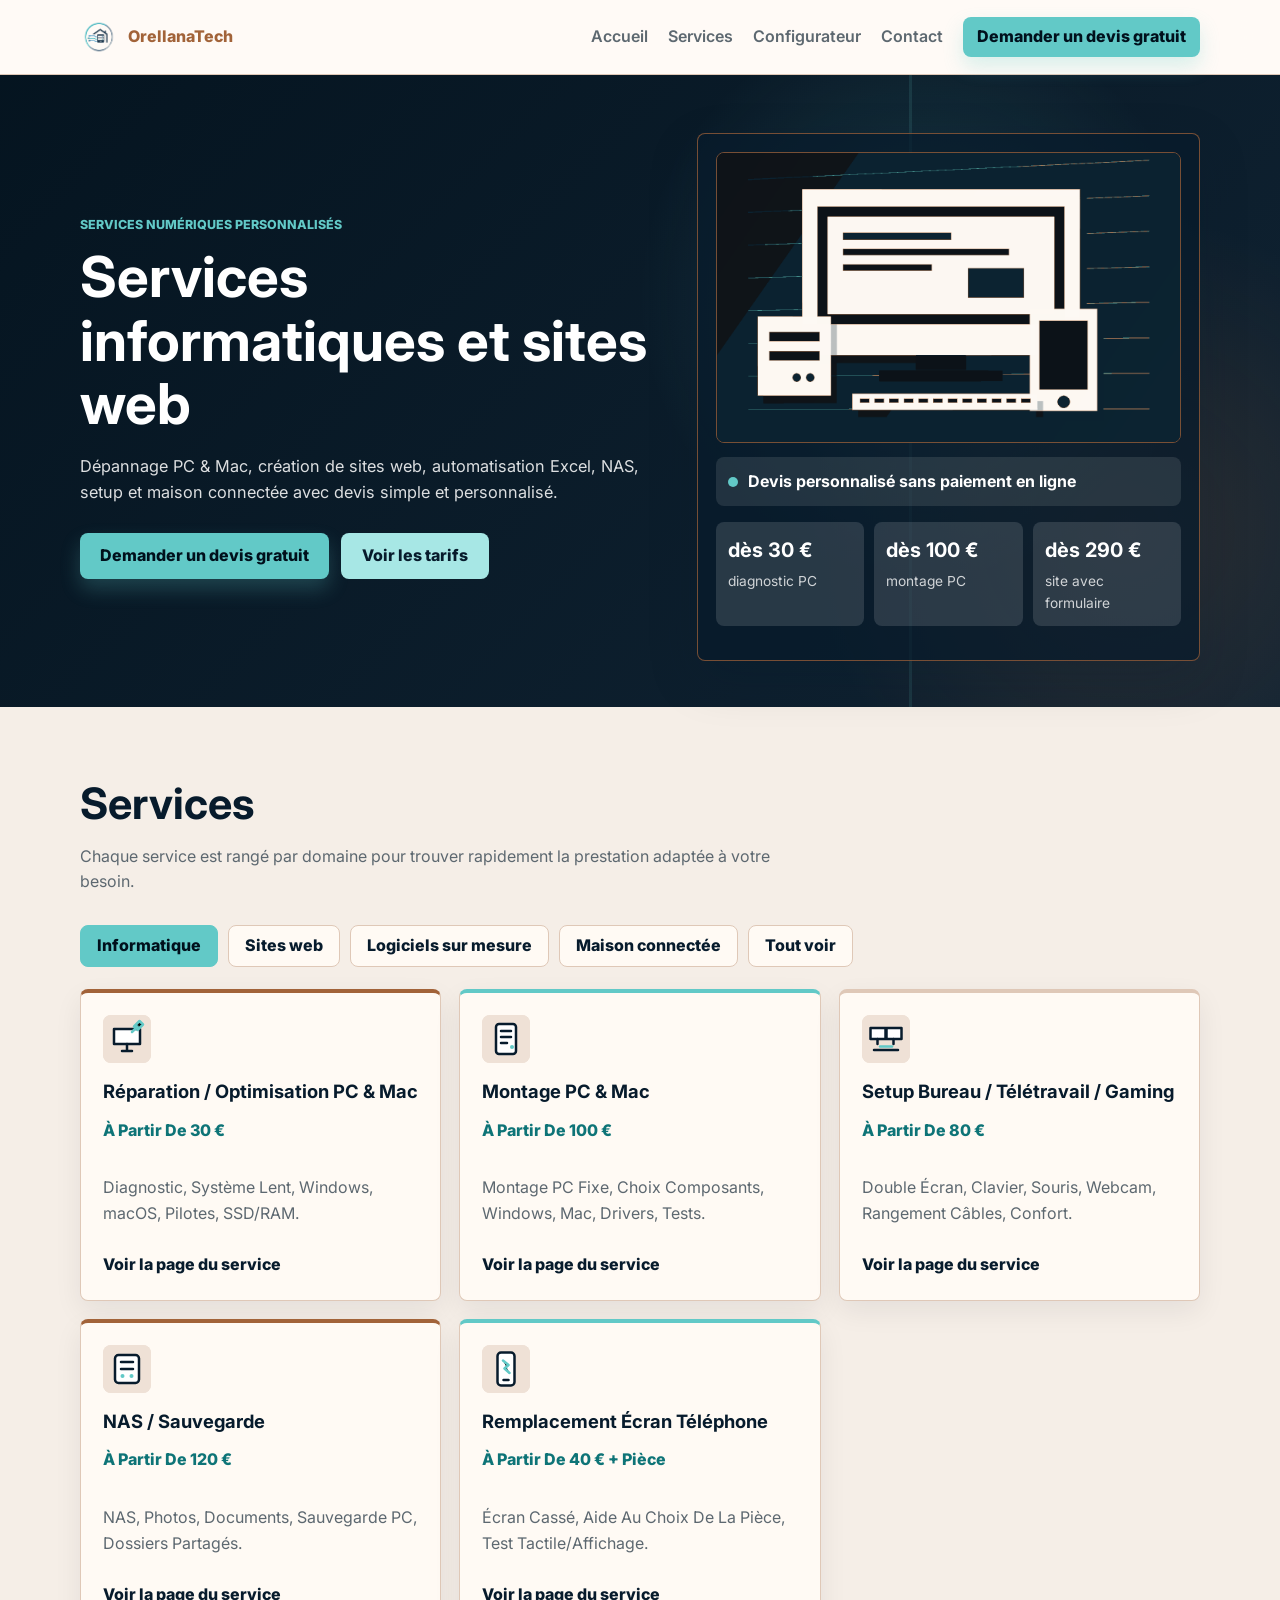
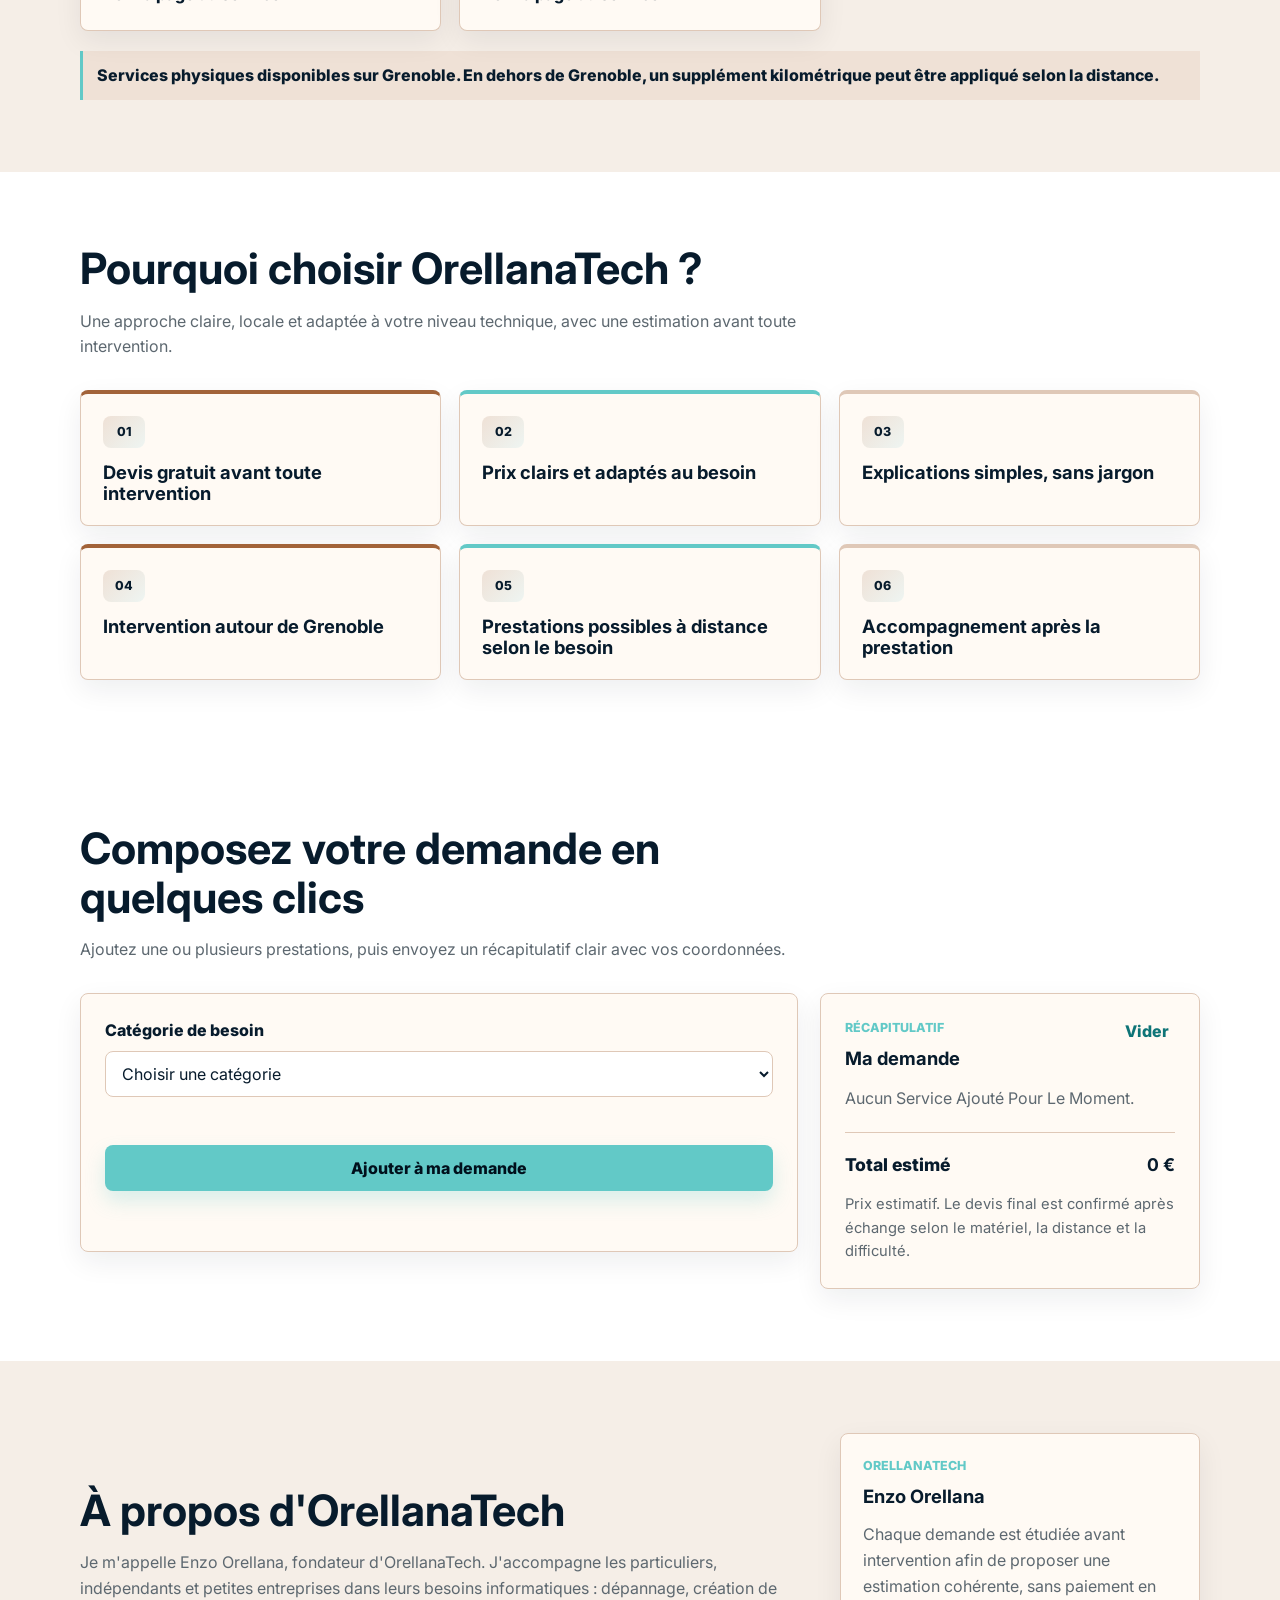
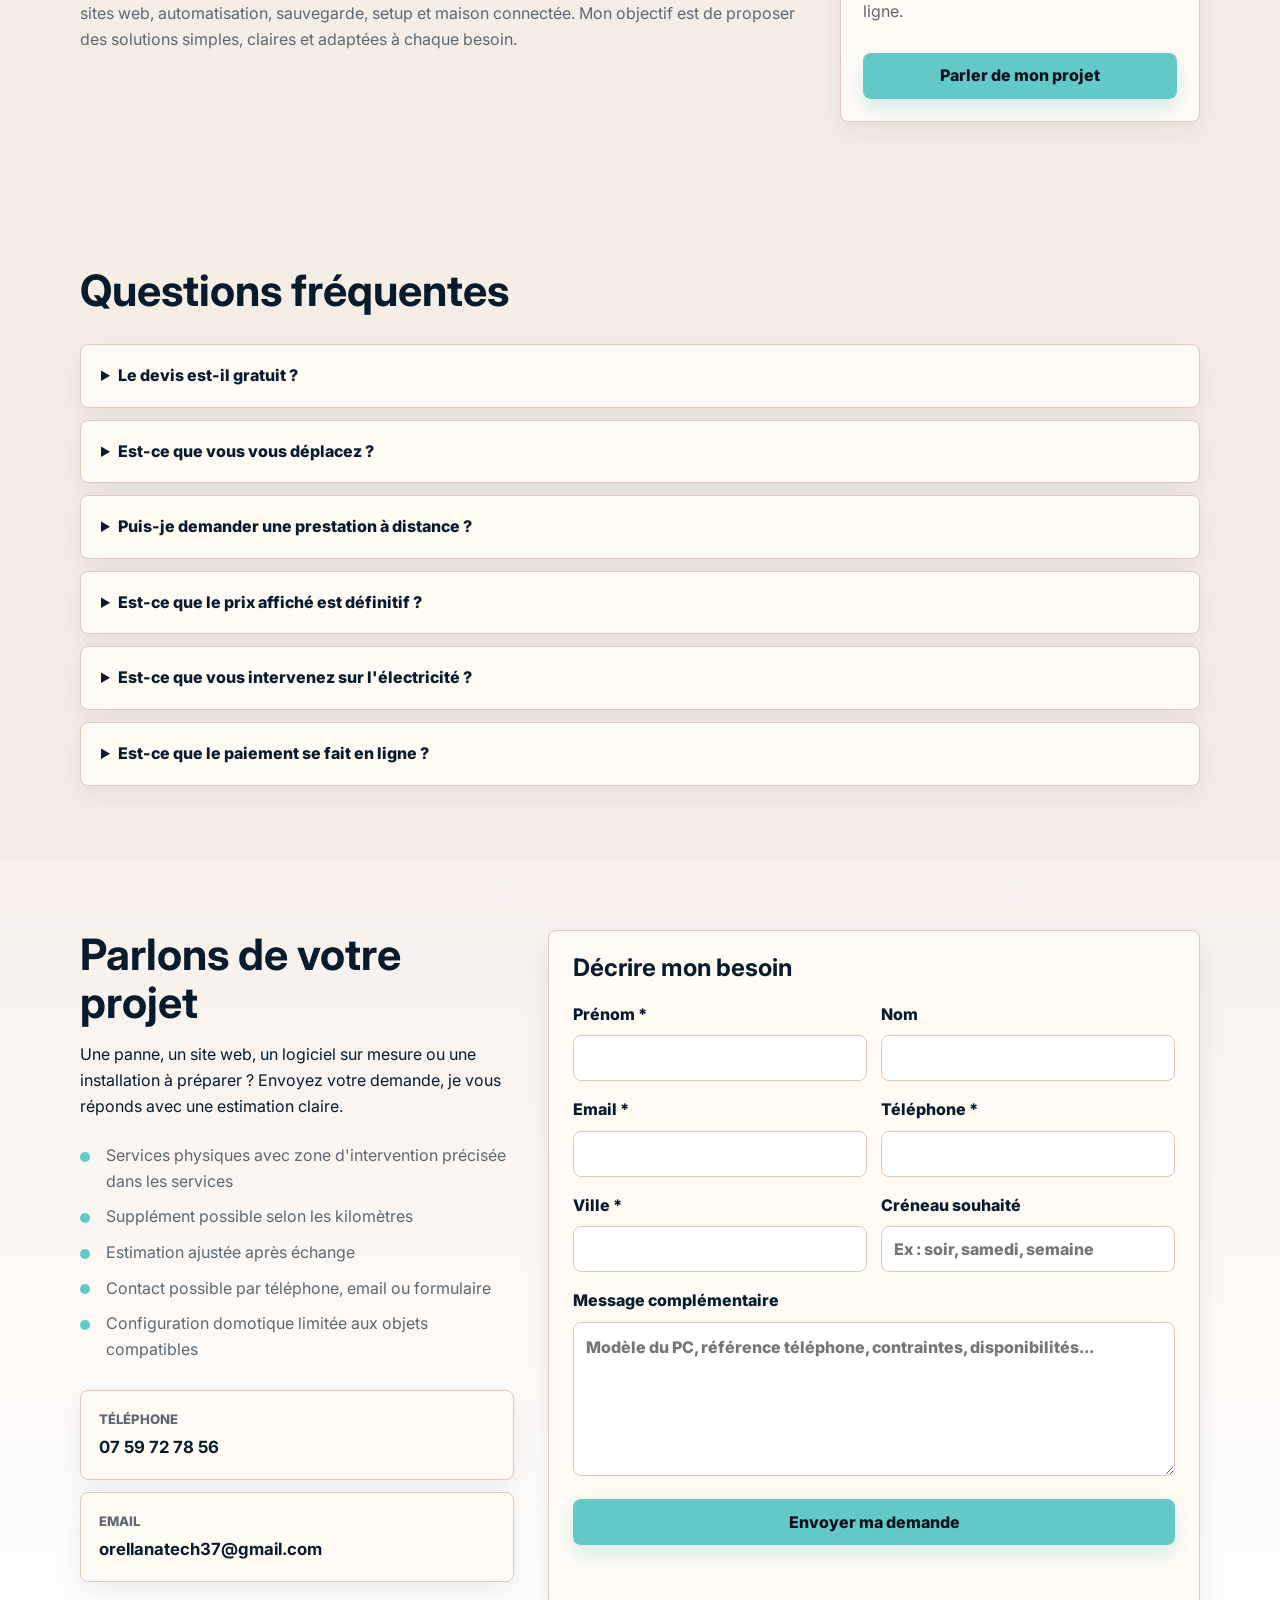
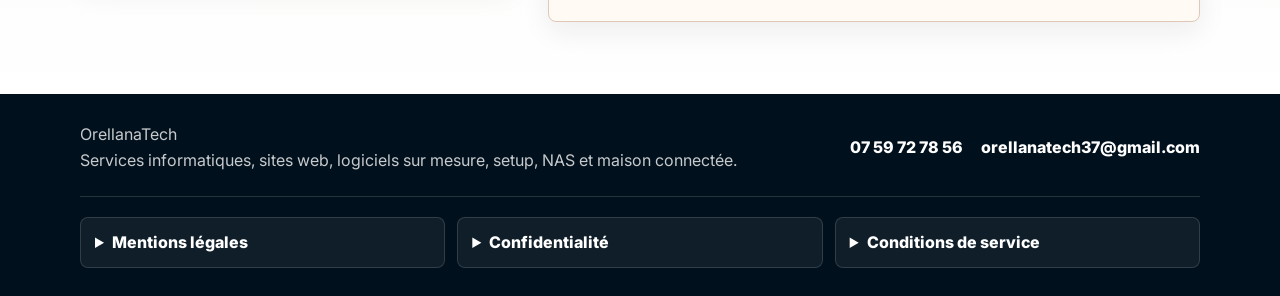
<file: index.html>
<!DOCTYPE html>
<html lang="fr">
<head>
  <meta charset="UTF-8">
  <meta name="viewport" content="width=device-width, initial-scale=1.0">
  <meta name="description" content="OrellanaTech propose des services informatiques, sites web, logiciels sur mesure, setup, NAS et maison connectée autour de Grenoble.">
  <title>OrellanaTech | Services informatiques et sites web</title>
  <link rel="preconnect" href="https://fonts.googleapis.com">
  <link rel="preconnect" href="https://fonts.gstatic.com" crossorigin>
  <link href="https://fonts.googleapis.com/css2?family=Inter:wght@400;500;600;700;800&display=swap" rel="stylesheet">
  <link rel="stylesheet" href="style.css">
</head>
<body>
  <header class="site-header">
    <nav class="nav container" aria-label="Navigation principale">
      <a class="brand" href="#accueil" aria-label="Accueil OrellanaTech">
        <img class="brand-logo" src="assets/logo-sts.png" alt="OrellanaTech Logo">
        <span>OrellanaTech</span>
      </a>
      <button class="menu-toggle" type="button" aria-expanded="false" aria-controls="main-menu">
        <span></span>
        <span></span>
        <span></span>
      </button>
      <div class="nav-links" id="main-menu">
        <a href="#accueil">Accueil</a>
        <a href="#services">Services</a>
        <a href="#configurateur">Configurateur</a>
        <a href="#contact">Contact</a>
        <a class="btn btn-small" href="#configurateur">Demander un devis gratuit</a>
      </div>
    </nav>
  </header>

  <main>
    <section class="hero" id="accueil">
      <div class="container hero-grid">
        <div class="hero-content">
          <p class="eyebrow">Services numériques personnalisés</p>
          <h1>Services informatiques et sites web</h1>
          <p class="hero-text">Dépannage PC & Mac, création de sites web, automatisation Excel, NAS, setup et maison connectée avec devis simple et personnalisé.</p>
          <div class="hero-actions">
            <a class="btn" href="#configurateur">Demander un devis gratuit</a>
            <a class="btn btn-secondary" href="#services">Voir les tarifs</a>
          </div>
        </div>
        <div class="hero-panel" aria-label="Aperçu des prestations">
          <img class="hero-image" src="assets/hero-tech.png" alt="Illustration d'un poste informatique avec écran, NAS et téléphone">
          <div class="status-card">
            <span class="status-dot"></span>
            <span>Devis personnalisé sans paiement en ligne</span>
          </div>
          <div class="hero-metrics">
            <div>
              <strong>dès 30 €</strong>
              <span>diagnostic PC</span>
            </div>
            <div>
              <strong>dès 100 €</strong>
              <span>montage PC</span>
            </div>
            <div>
              <strong>dès 290 €</strong>
              <span>site avec formulaire</span>
            </div>
          </div>
        </div>
      </div>
    </section>

    <section class="section" id="services">
      <div class="container">
        <div class="section-heading">
          <h2>Services</h2>
          <p>Chaque service est rangé par domaine pour trouver rapidement la prestation adaptée à votre besoin.</p>
        </div>
        <div class="service-tabs" role="tablist" aria-label="Secteurs d'activité">
          <button class="service-tab active" type="button" role="tab" aria-selected="true" data-sector="informatique">Informatique</button>
          <button class="service-tab" type="button" role="tab" aria-selected="false" data-sector="web">Sites web</button>
          <button class="service-tab" type="button" role="tab" aria-selected="false" data-sector="outils">Logiciels sur mesure</button>
          <button class="service-tab" type="button" role="tab" aria-selected="false" data-sector="connecte">Maison connectée</button>
          <button class="service-tab" type="button" role="tab" aria-selected="false" data-sector="all">Tout voir</button>
        </div>
        <div class="services-grid">
          <a class="service-card" href="services/reparation-optimisation-pc-mac.html" data-sector="informatique">
            <img class="service-icon" src="assets/icon-pc-repair.svg" alt="">
            <h3>Réparation / Optimisation PC & Mac</h3>
            <p class="price">À Partir De 30 €</p>
            <p>Diagnostic, Système Lent, Windows, macOS, Pilotes, SSD/RAM.</p>
            <span class="service-link">Voir la page du service</span>
          </a>
          <a class="service-card" href="services/montage-pc-mac.html" data-sector="informatique">
            <img class="service-icon" src="assets/icon-pc-build.svg" alt="">
            <h3>Montage PC & Mac</h3>
            <p class="price">À Partir De 100 €</p>
            <p>Montage PC Fixe, Choix Composants, Windows, Mac, Drivers, Tests.</p>
            <span class="service-link">Voir la page du service</span>
          </a>
          <a class="service-card" href="services/setup-bureau-teletravail-gaming.html" data-sector="informatique">
            <img class="service-icon" src="assets/icon-setup.svg" alt="">
            <h3>Setup Bureau / Télétravail / Gaming</h3>
            <p class="price">À Partir De 80 €</p>
            <p>Double Écran, Clavier, Souris, Webcam, Rangement Câbles, Confort.</p>
            <span class="service-link">Voir la page du service</span>
          </a>
          <a class="service-card" href="services/nas-sauvegarde.html" data-sector="informatique">
            <img class="service-icon" src="assets/icon-nas.svg" alt="">
            <h3>NAS / Sauvegarde</h3>
            <p class="price">À Partir De 120 €</p>
            <p>NAS, Photos, Documents, Sauvegarde PC, Dossiers Partagés.</p>
            <span class="service-link">Voir la page du service</span>
          </a>
          <a class="service-card" href="services/remplacement-ecran-telephone.html" data-sector="informatique">
            <img class="service-icon" src="assets/icon-phone.svg" alt="">
            <h3>Remplacement Écran Téléphone</h3>
            <p class="price">À Partir De 40 € + Pièce</p>
            <p>Écran Cassé, Aide Au Choix De La Pièce, Test Tactile/Affichage.</p>
            <span class="service-link">Voir la page du service</span>
          </a>
          <a class="service-card" href="services/site-web-personnalise-formulaire.html" data-sector="web">
            <img class="service-icon" src="assets/icon-web.svg" alt="">
            <h3>Site Web Personnalisé Avec Formulaire</h3>
            <p class="price">À Partir De 290 €</p>
            <p>Site Vitrine Simple, Page De Présentation, Formulaire De Contact Ou Demande De Devis, Intégration Mobile Et Mise En Ligne.</p>
            <span class="service-link">Voir la page du service</span>
          </a>
          <a class="service-card" href="services/site-web-personnalise-formulaire.html#cartes-visite" data-sector="web">
            <img class="service-icon" src="assets/icon-business-card.svg" alt="">
            <h3>Cartes De Visite + Design</h3>
            <p class="price">À Partir De 25 €</p>
            <p>Design Personnalisé De La Carte Et Choix Simple Du Format, De La Finition Et De La Quantité.</p>
            <span class="service-link">Voir les tarifs</span>
          </a>
          <a class="service-card" href="https://mes-cours.netlify.app/" target="_blank" rel="noopener noreferrer" data-sector="web">
            <img class="service-icon" src="assets/icon-software.svg" alt="">
            <h3>Portail Pédagogique Privé</h3>
            <p class="price">4,99 € / mois</p>
            <p>Portail pédagogique privé pour organiser les classes, séquences, séances, activités et ressources d’une professeure d’italien.</p>
            <span class="service-link">Voir l’offre</span>
          </a>
          <a class="service-card example-service-card" href="https://maxsono.vercel.app/" target="_blank" rel="noopener noreferrer" data-sector="web">
            <img class="service-icon" src="assets/logo-maxsono.svg" alt="">
            <h3>Exemple Site DJ</h3>
            <p class="price">MaxSono</p>
            <p>Site Vitrine Événementiel Avec Présentation, Prestations Et Appel À La Réservation.</p>
            <span class="service-link">Voir l'exemple</span>
          </a>
          <a class="service-card example-service-card" href="https://avocat-meite-bintou.vercel.app/" target="_blank" rel="noopener noreferrer" data-sector="web">
            <img class="service-icon" src="assets/logo-avocat-meite.svg" alt="">
            <h3>Exemple Site Avocat</h3>
            <p class="price">Cabinet Avocat Meite Bintou</p>
            <p>Site Professionnel Sobre Avec Mise En Avant De L'Activité, Des Informations Et Du Contact.</p>
            <span class="service-link">Voir l'exemple</span>
          </a>
          <a class="service-card" href="services/logiciels-sur-mesure.html" data-sector="outils">
            <img class="service-icon" src="assets/icon-software.svg" alt="">
            <h3>Logiciels Sur Mesure</h3>
            <p class="price">À Partir De 300 €</p>
            <p>Création De Logiciels Personnalisés, Automatisation Excel, Gestion Simple, Suivi Client, Gestion De Stock, Formulaires, Tableaux De Bord, Calculs Automatiques.</p>
            <span class="service-link">Voir la page du service</span>
          </a>
          <a class="service-card" href="services/domotique-legere.html" data-sector="connecte">
            <img class="service-icon" src="assets/icon-smart-home.svg" alt="">
            <h3>Domotique Légère</h3>
            <p class="price">À Partir De 80 €</p>
            <p>Lampes, Prises Et Volets Commandables Avec Application; Google Home, Alexa, Home Assistant.</p>
            <span class="service-link">Voir la page du service</span>
          </a>
        </div>
        <p class="service-area-note">Services physiques disponibles sur Grenoble. En dehors de Grenoble, un supplément kilométrique peut être appliqué selon la distance.</p>
      </div>
    </section>

    <section class="section trust-section" id="pourquoi">
      <div class="container">
        <div class="section-heading">
          <h2>Pourquoi choisir OrellanaTech ?</h2>
          <p>Une approche claire, locale et adaptée à votre niveau technique, avec une estimation avant toute intervention.</p>
        </div>
        <div class="feature-grid">
          <article class="feature-card">
            <span class="feature-badge">01</span>
            <h3>Devis gratuit avant toute intervention</h3>
          </article>
          <article class="feature-card">
            <span class="feature-badge">02</span>
            <h3>Prix clairs et adaptés au besoin</h3>
          </article>
          <article class="feature-card">
            <span class="feature-badge">03</span>
            <h3>Explications simples, sans jargon</h3>
          </article>
          <article class="feature-card">
            <span class="feature-badge">04</span>
            <h3>Intervention autour de Grenoble</h3>
          </article>
          <article class="feature-card">
            <span class="feature-badge">05</span>
            <h3>Prestations possibles à distance selon le besoin</h3>
          </article>
          <article class="feature-card">
            <span class="feature-badge">06</span>
            <h3>Accompagnement après la prestation</h3>
          </article>
        </div>
      </div>
    </section>

    <section class="section configurator-section" id="configurateur">
      <div class="container">
        <div class="section-heading">
          <h2>Composez votre demande en quelques clics</h2>
          <p>Ajoutez une ou plusieurs prestations, puis envoyez un récapitulatif clair avec vos coordonnées.</p>
        </div>
        <div class="config-layout">
          <div class="config-panel">
            <label class="field-label" for="category-select">Catégorie de besoin</label>
            <select id="category-select">
              <option value="">Choisir une catégorie</option>
            </select>
            <div id="dynamic-questions" class="questions"></div>
            <button id="add-to-cart" class="btn full-width" type="button">Ajouter à ma demande</button>
            <p id="config-message" class="form-message" aria-live="polite"></p>
          </div>

          <aside class="cart-panel" aria-label="Panier de demande">
            <div class="cart-header">
              <div>
                <p class="eyebrow">Récapitulatif</p>
                <h3>Ma demande</h3>
              </div>
              <button id="clear-cart" class="text-button" type="button">Vider</button>
            </div>
            <div id="cart-items" class="cart-items">
              <p class="empty-cart">Aucun service ajouté pour le moment.</p>
            </div>
            <div class="cart-total">
              <span>Total estimé</span>
              <strong id="cart-total">0 €</strong>
            </div>
            <p class="estimate-note">Prix estimatif. Le devis final est confirmé après échange selon le matériel, la distance et la difficulté.</p>
          </aside>
        </div>
      </div>
    </section>

    <section class="section about-section" id="a-propos">
      <div class="container about-grid">
        <div class="section-heading">
          <h2>À propos d'OrellanaTech</h2>
          <p>Je m'appelle Enzo Orellana, fondateur d'OrellanaTech. J'accompagne les particuliers, indépendants et petites entreprises dans leurs besoins informatiques : dépannage, création de sites web, automatisation, sauvegarde, setup et maison connectée. Mon objectif est de proposer des solutions simples, claires et adaptées à chaque besoin.</p>
        </div>
        <article class="about-card">
          <p class="eyebrow">OrellanaTech</p>
          <h3>Enzo Orellana</h3>
          <p>Chaque demande est étudiée avant intervention afin de proposer une estimation cohérente, sans paiement en ligne.</p>
          <a class="btn" href="#contact">Parler de mon projet</a>
        </article>
      </div>
    </section>

    <section class="section faq-section" id="faq">
      <div class="container">
        <div class="section-heading">
          <h2>Questions fréquentes</h2>
        </div>
        <div class="faq-list">
          <details>
            <summary>Le devis est-il gratuit ?</summary>
            <p>Oui, la demande de devis est gratuite et sans engagement. Le prix final est confirmé après échange selon le besoin, le matériel, la distance et la difficulté.</p>
          </details>
          <details>
            <summary>Est-ce que vous vous déplacez ?</summary>
            <p>Oui, les prestations physiques sont possibles autour de Grenoble. En dehors de Grenoble, un supplément kilométrique peut être appliqué selon la distance.</p>
          </details>
          <details>
            <summary>Puis-je demander une prestation à distance ?</summary>
            <p>Oui, certaines prestations peuvent se faire à distance : aide logicielle, conseil, création de site web, configuration simple ou accompagnement.</p>
          </details>
          <details>
            <summary>Est-ce que le prix affiché est définitif ?</summary>
            <p>Non, les prix affichés sont indicatifs. Le devis final est confirmé après analyse de la demande.</p>
          </details>
          <details>
            <summary>Est-ce que vous intervenez sur l'électricité ?</summary>
            <p>Oui, pour la petite domotique essentiellement.</p>
          </details>
          <details>
            <summary>Est-ce que le paiement se fait en ligne ?</summary>
            <p>Non, aucun paiement n'est demandé sur le site. Le site sert uniquement à envoyer une demande de devis.</p>
          </details>
        </div>
      </div>
    </section>

    <section class="section contact-section" id="contact">
      <div class="container contact-grid">
        <div>
          <h2>Parlons de votre projet</h2>
          <p>Une panne, un site web, un logiciel sur mesure ou une installation à préparer ? Envoyez votre demande, je vous réponds avec une estimation claire.</p>
          <ul class="check-list">
            <li>Services physiques avec zone d'intervention précisée dans les services</li>
            <li>Supplément possible selon les kilomètres</li>
            <li>Estimation ajustée après échange</li>
            <li>Contact possible par téléphone, email ou formulaire</li>
            <li>Configuration domotique limitée aux objets compatibles</li>
          </ul>
          <div class="contact-methods">
            <button class="contact-method copy-contact" type="button" data-copy="07 59 72 78 56" data-label="Téléphone">
              <span>Téléphone</span>
              <strong>07 59 72 78 56</strong>
            </button>
            <button class="contact-method copy-contact" type="button" data-copy="orellanatech37@gmail.com" data-label="Email">
              <span>Email</span>
              <strong>orellanatech37@gmail.com</strong>
            </button>
          </div>
        </div>

        <form id="quote-form" class="contact-form" action="https://formspree.io/f/mjgdjjyv" method="POST">
          <input type="hidden" name="_subject" value="Nouvelle demande OrellanaTech">
          <div class="form-heading">
            <h3>Décrire mon besoin</h3>
          </div>
          <div class="form-row">
            <label>
              Prénom *
              <input type="text" name="prenom" id="first-name" autocomplete="given-name">
            </label>
            <label>
              Nom
              <input type="text" name="nom" autocomplete="family-name">
            </label>
          </div>
          <div class="form-row">
            <label>
              Email *
              <input type="email" name="email" id="email" autocomplete="email">
            </label>
            <label>
              Téléphone *
              <input type="tel" name="telephone" id="phone" autocomplete="tel">
            </label>
          </div>
          <div class="form-row">
            <label>
              Ville *
              <input type="text" name="ville" id="city" autocomplete="address-level2">
            </label>
            <label>
              Créneau souhaité
              <input type="text" name="creneau" placeholder="Ex : soir, samedi, semaine">
            </label>
          </div>
          <label>
            Message complémentaire
            <textarea name="message" rows="5" placeholder="Modèle du PC, référence téléphone, contraintes, disponibilités..."></textarea>
          </label>
          <input type="hidden" name="recapitulatif_panier" id="cart-summary">
          <button class="btn full-width" type="submit">Envoyer ma demande</button>
          <p id="form-message" class="form-message" aria-live="polite"></p>
        </form>
      </div>
    </section>
  </main>

  <footer class="site-footer">
    <div class="container footer-content">
      <div>
        <p>OrellanaTech</p>
        <p>Services informatiques, sites web, logiciels sur mesure, setup, NAS et maison connectée.</p>
      </div>
      <div class="footer-links">
        <button class="copy-link copy-contact" type="button" data-copy="07 59 72 78 56" data-label="Téléphone">07 59 72 78 56</button>
        <button class="copy-link copy-contact" type="button" data-copy="orellanatech37@gmail.com" data-label="Email">orellanatech37@gmail.com</button>
      </div>
    </div>
    <div class="container legal-band">
      <details>
        <summary>Mentions légales</summary>
        <p><strong>OrellanaTech</strong><br>Enzo Orellana<br>Entrepreneur individuel / micro-entreprise<br>SIREN : 105848204<br>Email : orellanatech37@gmail.com<br>Téléphone : 07 59 72 78 56<br>Zone d'intervention : Grenoble et alentours<br>TVA non applicable, article 293 B du CGI<br>Hébergement : à compléter selon la plateforme utilisée.</p>
      </details>
      <details>
        <summary>Confidentialité</summary>
        <p>Les informations envoyées via le formulaire servent uniquement à répondre à votre demande, préparer une estimation ou échanger sur une prestation. Elles ne sont pas vendues ni utilisées pour de la prospection automatique.</p>
      </details>
      <details>
        <summary>Conditions de service</summary>
        <p>Les tarifs affichés sont indicatifs et présentés "à partir de". Aucun paiement n'est effectué sur le site. Une demande envoyée via le formulaire ne devient une commande qu'après confirmation d'un devis ou d'un accord.</p>
      </details>
    </div>
  </footer>

  <script src="script.js"></script>
</body>
</html>
</file>
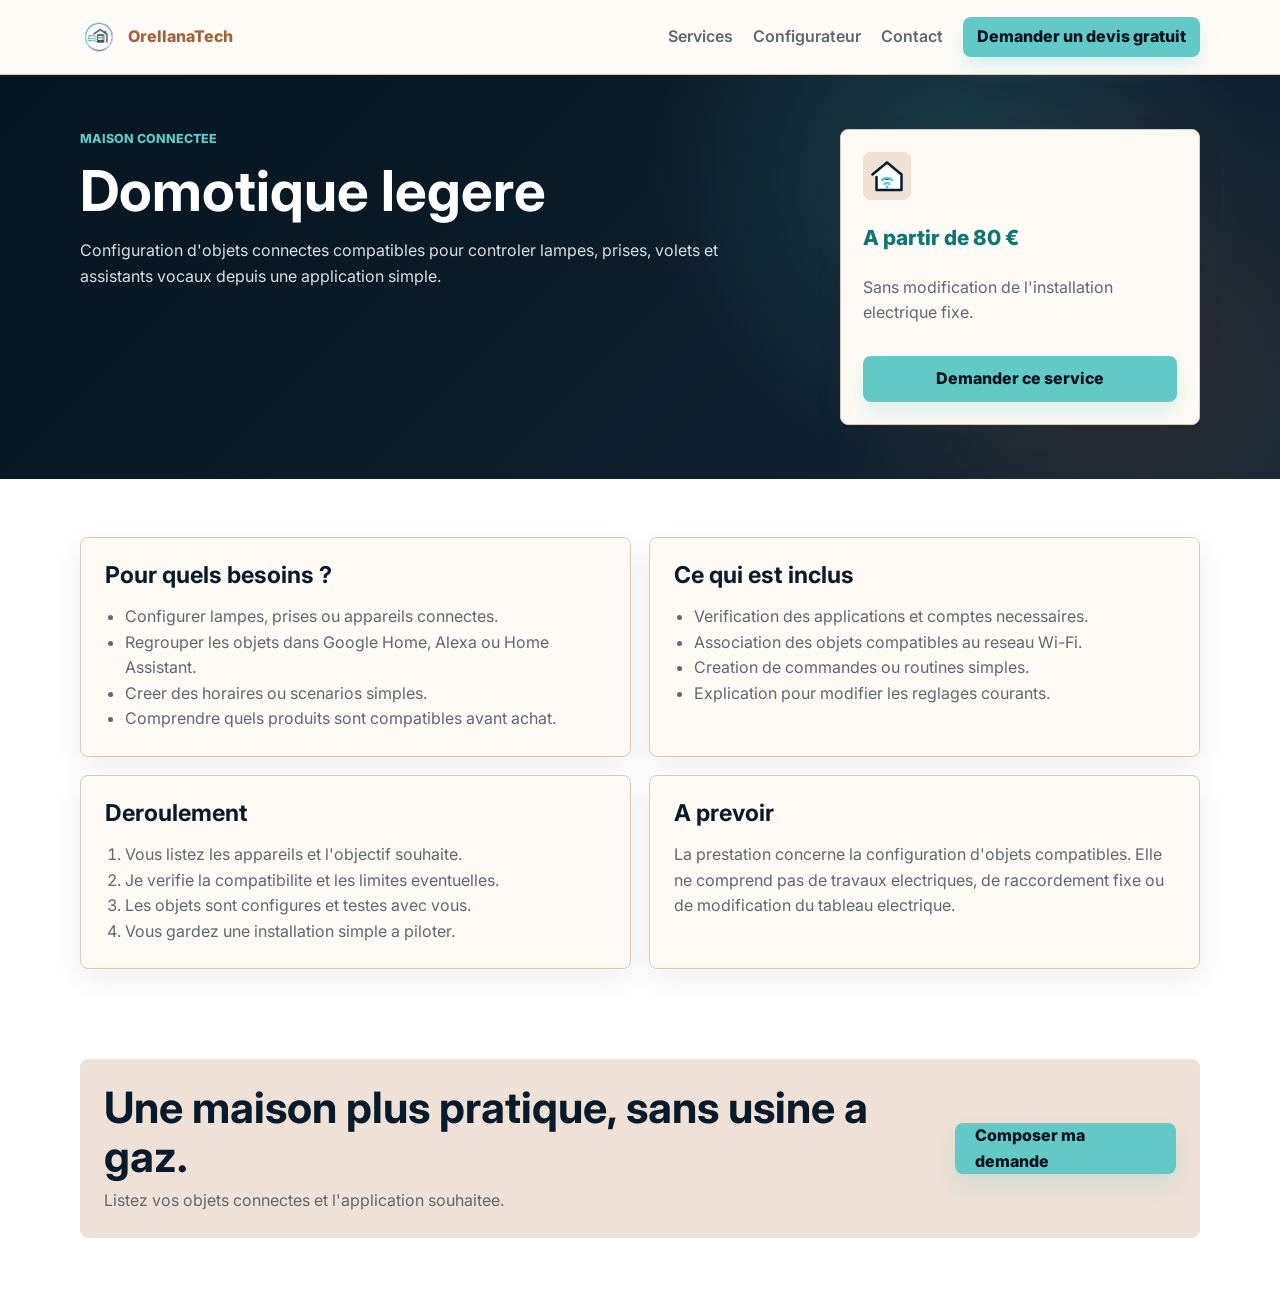
<file: services/domotique-legere.html>
<!DOCTYPE html>
<html lang="fr">
<head>
  <meta charset="UTF-8">
  <meta name="viewport" content="width=device-width, initial-scale=1.0">
  <meta name="description" content="Domotique legere autour de Grenoble : configuration lampes, prises, volets compatibles, Google Home, Alexa et Home Assistant.">
  <title>Domotique legere | OrellanaTech</title>
  <link rel="preconnect" href="https://fonts.googleapis.com">
  <link rel="preconnect" href="https://fonts.gstatic.com" crossorigin>
  <link href="https://fonts.googleapis.com/css2?family=Inter:wght@400;500;600;700;800&display=swap" rel="stylesheet">
  <link rel="stylesheet" href="../style.css">
</head>
<body class="service-page">
  <header class="site-header"><nav class="nav container" aria-label="Navigation principale"><a class="brand" href="../index.html#accueil"><img class="brand-logo" src="../assets/logo-sts.png" alt="OrellanaTech Logo"><span>OrellanaTech</span></a><div class="nav-links"><a href="../index.html#services">Services</a><a href="../index.html#configurateur">Configurateur</a><a href="../index.html#contact">Contact</a><a class="btn btn-small" href="../index.html#configurateur">Demander un devis gratuit</a></div></nav></header>
  <main>
    <section class="service-detail-hero"><div class="container service-detail-grid"><div><p class="eyebrow">Maison connectee</p><h1>Domotique legere</h1><p>Configuration d'objets connectes compatibles pour controler lampes, prises, volets et assistants vocaux depuis une application simple.</p></div><aside class="service-summary-card"><img class="service-icon" src="../assets/icon-smart-home.svg" alt=""><p class="price">A partir de 80 &euro;</p><p>Sans modification de l'installation electrique fixe.</p><a class="btn" href="../index.html#configurateur">Demander ce service</a></aside></div></section>
    <section class="service-detail-section"><div class="container service-content-grid">
      <article class="service-content-card"><h2>Pour quels besoins ?</h2><ul><li>Configurer lampes, prises ou appareils connectes.</li><li>Regrouper les objets dans Google Home, Alexa ou Home Assistant.</li><li>Creer des horaires ou scenarios simples.</li><li>Comprendre quels produits sont compatibles avant achat.</li></ul></article>
      <article class="service-content-card"><h2>Ce qui est inclus</h2><ul><li>Verification des applications et comptes necessaires.</li><li>Association des objets compatibles au reseau Wi-Fi.</li><li>Creation de commandes ou routines simples.</li><li>Explication pour modifier les reglages courants.</li></ul></article>
      <article class="service-content-card"><h2>Deroulement</h2><ol><li>Vous listez les appareils et l'objectif souhaite.</li><li>Je verifie la compatibilite et les limites eventuelles.</li><li>Les objets sont configures et testes avec vous.</li><li>Vous gardez une installation simple a piloter.</li></ol></article>
      <article class="service-content-card"><h2>A prevoir</h2><p>La prestation concerne la configuration d'objets compatibles. Elle ne comprend pas de travaux electriques, de raccordement fixe ou de modification du tableau electrique.</p></article>
    </div></section>
    <section class="service-cta-band"><div class="container service-cta-inner"><div><h2>Une maison plus pratique, sans usine a gaz.</h2><p>Listez vos objets connectes et l'application souhaitee.</p></div><a class="btn" href="../index.html#configurateur">Composer ma demande</a></div></section>
  </main>
</body>
</html>
</file>
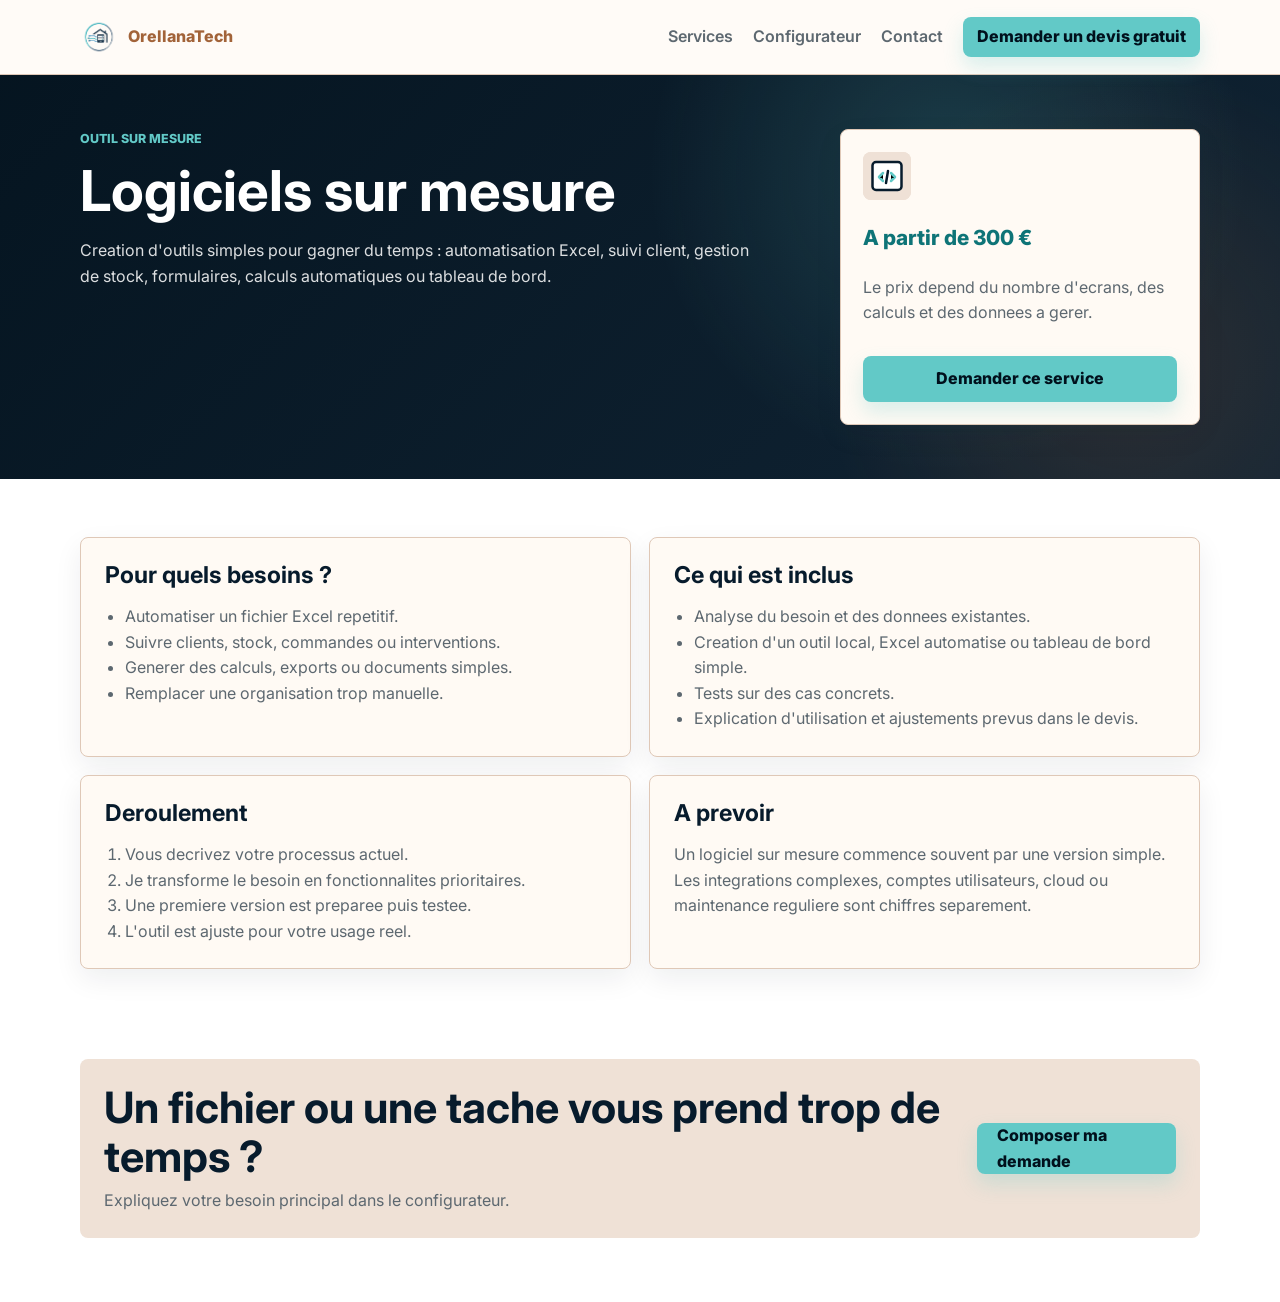
<file: services/logiciels-sur-mesure.html>
<!DOCTYPE html>
<html lang="fr">
<head>
  <meta charset="UTF-8">
  <meta name="viewport" content="width=device-width, initial-scale=1.0">
  <meta name="description" content="Logiciels sur mesure et automatisation : Excel, gestion simple, suivi client, stock, formulaires, tableaux de bord et calculs automatiques.">
  <title>Logiciels sur mesure | OrellanaTech</title>
  <link rel="preconnect" href="https://fonts.googleapis.com">
  <link rel="preconnect" href="https://fonts.gstatic.com" crossorigin>
  <link href="https://fonts.googleapis.com/css2?family=Inter:wght@400;500;600;700;800&display=swap" rel="stylesheet">
  <link rel="stylesheet" href="../style.css">
</head>
<body class="service-page">
  <header class="site-header"><nav class="nav container" aria-label="Navigation principale"><a class="brand" href="../index.html#accueil"><img class="brand-logo" src="../assets/logo-sts.png" alt="OrellanaTech Logo"><span>OrellanaTech</span></a><div class="nav-links"><a href="../index.html#services">Services</a><a href="../index.html#configurateur">Configurateur</a><a href="../index.html#contact">Contact</a><a class="btn btn-small" href="../index.html#configurateur">Demander un devis gratuit</a></div></nav></header>
  <main>
    <section class="service-detail-hero"><div class="container service-detail-grid"><div><p class="eyebrow">Outil sur mesure</p><h1>Logiciels sur mesure</h1><p>Creation d'outils simples pour gagner du temps : automatisation Excel, suivi client, gestion de stock, formulaires, calculs automatiques ou tableau de bord.</p></div><aside class="service-summary-card"><img class="service-icon" src="../assets/icon-software.svg" alt=""><p class="price">A partir de 300 &euro;</p><p>Le prix depend du nombre d'ecrans, des calculs et des donnees a gerer.</p><a class="btn" href="../index.html#configurateur">Demander ce service</a></aside></div></section>
    <section class="service-detail-section"><div class="container service-content-grid">
      <article class="service-content-card"><h2>Pour quels besoins ?</h2><ul><li>Automatiser un fichier Excel repetitif.</li><li>Suivre clients, stock, commandes ou interventions.</li><li>Generer des calculs, exports ou documents simples.</li><li>Remplacer une organisation trop manuelle.</li></ul></article>
      <article class="service-content-card"><h2>Ce qui est inclus</h2><ul><li>Analyse du besoin et des donnees existantes.</li><li>Creation d'un outil local, Excel automatise ou tableau de bord simple.</li><li>Tests sur des cas concrets.</li><li>Explication d'utilisation et ajustements prevus dans le devis.</li></ul></article>
      <article class="service-content-card"><h2>Deroulement</h2><ol><li>Vous decrivez votre processus actuel.</li><li>Je transforme le besoin en fonctionnalites prioritaires.</li><li>Une premiere version est preparee puis testee.</li><li>L'outil est ajuste pour votre usage reel.</li></ol></article>
      <article class="service-content-card"><h2>A prevoir</h2><p>Un logiciel sur mesure commence souvent par une version simple. Les integrations complexes, comptes utilisateurs, cloud ou maintenance reguliere sont chiffres separement.</p></article>
    </div></section>
    <section class="service-cta-band"><div class="container service-cta-inner"><div><h2>Un fichier ou une tache vous prend trop de temps ?</h2><p>Expliquez votre besoin principal dans le configurateur.</p></div><a class="btn" href="../index.html#configurateur">Composer ma demande</a></div></section>
  </main>
</body>
</html>
</file>
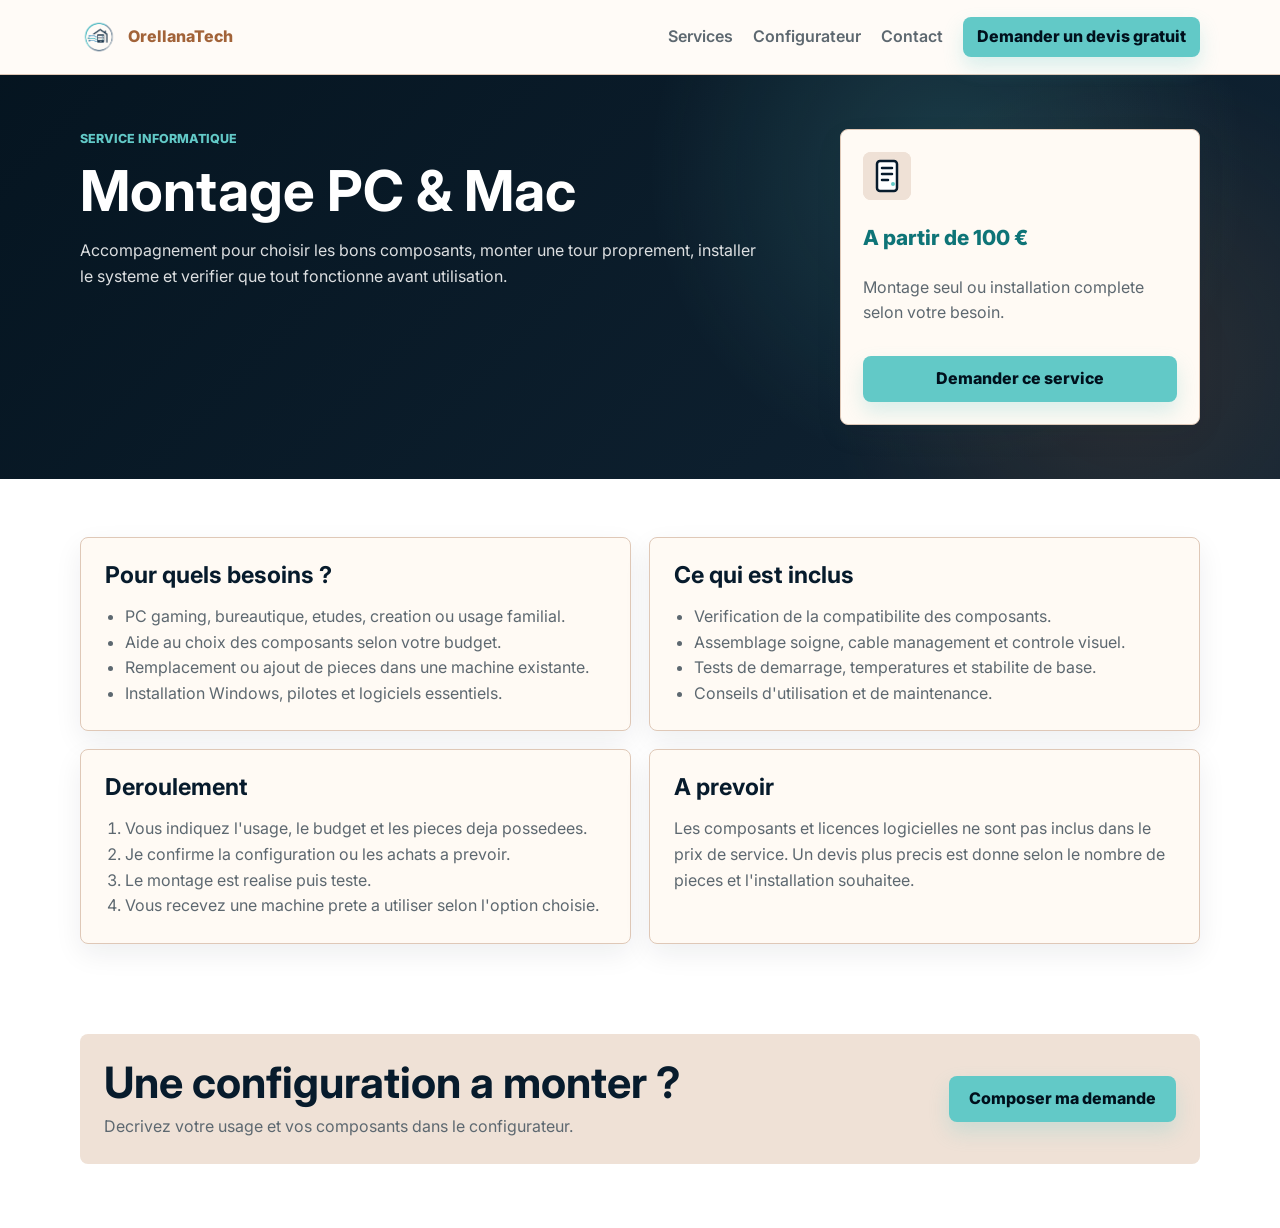
<file: services/montage-pc-mac.html>
<!DOCTYPE html>
<html lang="fr">
<head>
  <meta charset="UTF-8">
  <meta name="viewport" content="width=device-width, initial-scale=1.0">
  <meta name="description" content="Montage PC et accompagnement Mac autour de Grenoble : choix composants, assemblage, Windows, pilotes et tests.">
  <title>Montage PC & Mac | OrellanaTech</title>
  <link rel="preconnect" href="https://fonts.googleapis.com">
  <link rel="preconnect" href="https://fonts.gstatic.com" crossorigin>
  <link href="https://fonts.googleapis.com/css2?family=Inter:wght@400;500;600;700;800&display=swap" rel="stylesheet">
  <link rel="stylesheet" href="../style.css">
</head>
<body class="service-page">
  <header class="site-header"><nav class="nav container" aria-label="Navigation principale"><a class="brand" href="../index.html#accueil"><img class="brand-logo" src="../assets/logo-sts.png" alt="OrellanaTech Logo"><span>OrellanaTech</span></a><div class="nav-links"><a href="../index.html#services">Services</a><a href="../index.html#configurateur">Configurateur</a><a href="../index.html#contact">Contact</a><a class="btn btn-small" href="../index.html#configurateur">Demander un devis gratuit</a></div></nav></header>
  <main>
    <section class="service-detail-hero"><div class="container service-detail-grid"><div><p class="eyebrow">Service informatique</p><h1>Montage PC & Mac</h1><p>Accompagnement pour choisir les bons composants, monter une tour proprement, installer le systeme et verifier que tout fonctionne avant utilisation.</p></div><aside class="service-summary-card"><img class="service-icon" src="../assets/icon-pc-build.svg" alt=""><p class="price">A partir de 100 &euro;</p><p>Montage seul ou installation complete selon votre besoin.</p><a class="btn" href="../index.html#configurateur">Demander ce service</a></aside></div></section>
    <section class="service-detail-section"><div class="container service-content-grid">
      <article class="service-content-card"><h2>Pour quels besoins ?</h2><ul><li>PC gaming, bureautique, etudes, creation ou usage familial.</li><li>Aide au choix des composants selon votre budget.</li><li>Remplacement ou ajout de pieces dans une machine existante.</li><li>Installation Windows, pilotes et logiciels essentiels.</li></ul></article>
      <article class="service-content-card"><h2>Ce qui est inclus</h2><ul><li>Verification de la compatibilite des composants.</li><li>Assemblage soigne, cable management et controle visuel.</li><li>Tests de demarrage, temperatures et stabilite de base.</li><li>Conseils d'utilisation et de maintenance.</li></ul></article>
      <article class="service-content-card"><h2>Deroulement</h2><ol><li>Vous indiquez l'usage, le budget et les pieces deja possedees.</li><li>Je confirme la configuration ou les achats a prevoir.</li><li>Le montage est realise puis teste.</li><li>Vous recevez une machine prete a utiliser selon l'option choisie.</li></ol></article>
      <article class="service-content-card"><h2>A prevoir</h2><p>Les composants et licences logicielles ne sont pas inclus dans le prix de service. Un devis plus precis est donne selon le nombre de pieces et l'installation souhaitee.</p></article>
    </div></section>
    <section class="service-cta-band"><div class="container service-cta-inner"><div><h2>Une configuration a monter ?</h2><p>Decrivez votre usage et vos composants dans le configurateur.</p></div><a class="btn" href="../index.html#configurateur">Composer ma demande</a></div></section>
  </main>
</body>
</html>
</file>
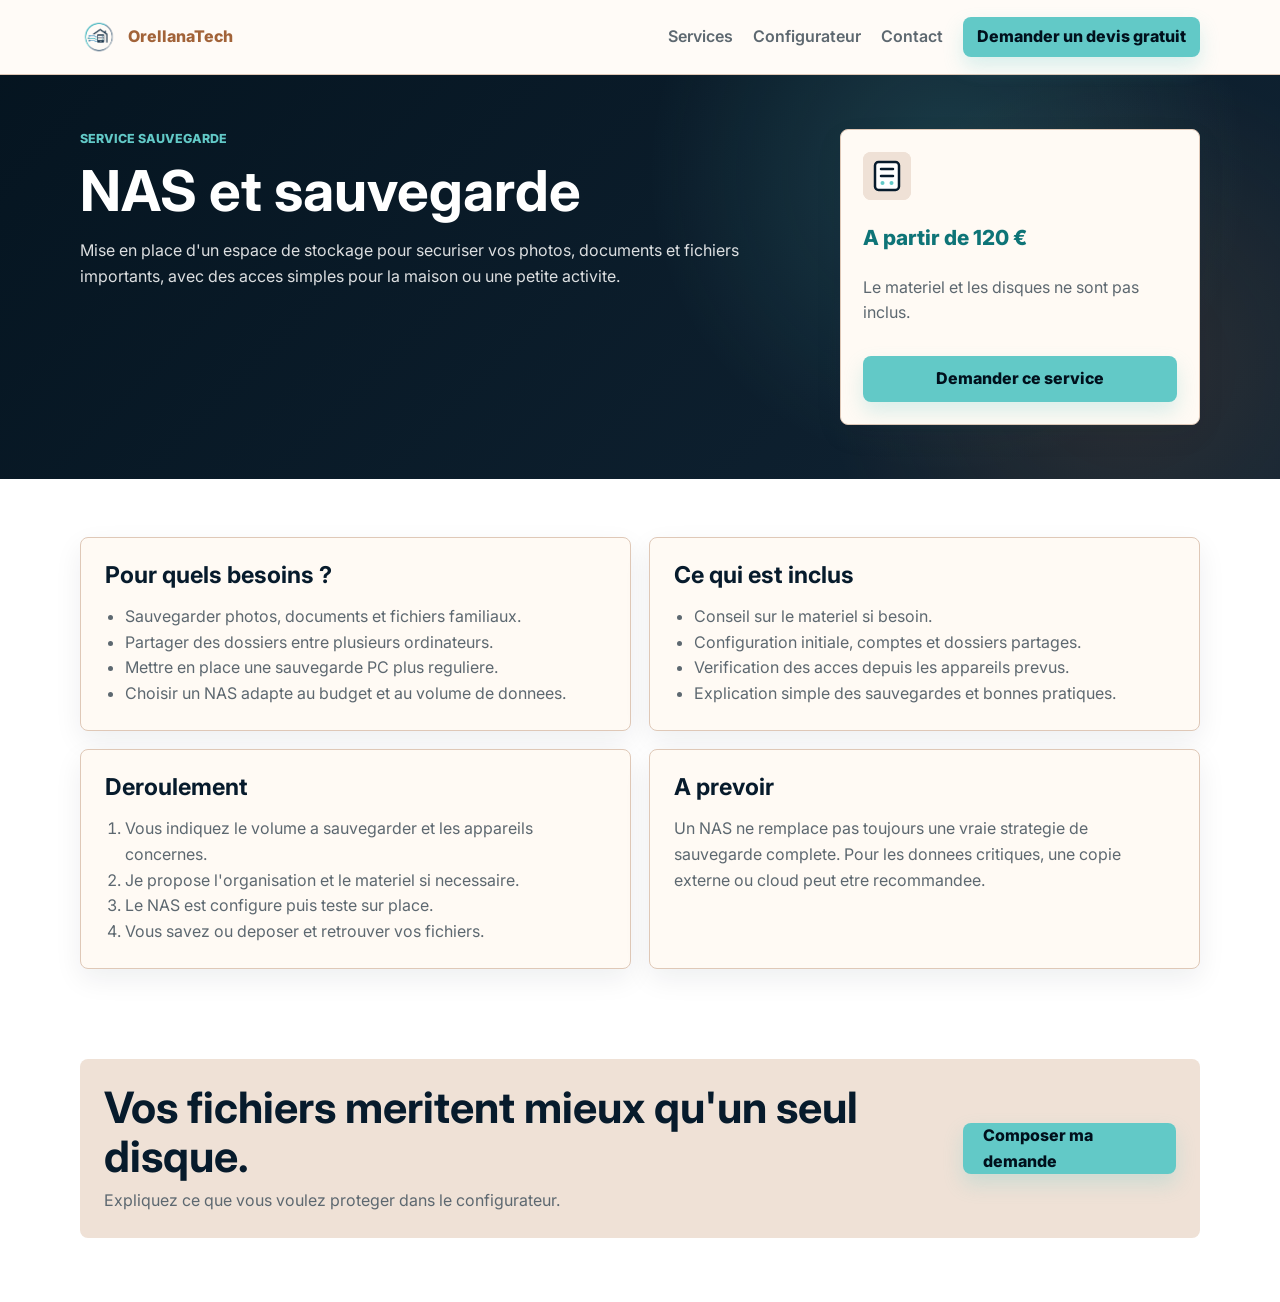
<file: services/nas-sauvegarde.html>
<!DOCTYPE html>
<html lang="fr">
<head>
  <meta charset="UTF-8">
  <meta name="viewport" content="width=device-width, initial-scale=1.0">
  <meta name="description" content="Installation NAS et sauvegarde autour de Grenoble : photos, documents, dossiers partages, sauvegarde PC et conseil achat.">
  <title>NAS et sauvegarde | OrellanaTech</title>
  <link rel="preconnect" href="https://fonts.googleapis.com">
  <link rel="preconnect" href="https://fonts.gstatic.com" crossorigin>
  <link href="https://fonts.googleapis.com/css2?family=Inter:wght@400;500;600;700;800&display=swap" rel="stylesheet">
  <link rel="stylesheet" href="../style.css">
</head>
<body class="service-page">
  <header class="site-header"><nav class="nav container" aria-label="Navigation principale"><a class="brand" href="../index.html#accueil"><img class="brand-logo" src="../assets/logo-sts.png" alt="OrellanaTech Logo"><span>OrellanaTech</span></a><div class="nav-links"><a href="../index.html#services">Services</a><a href="../index.html#configurateur">Configurateur</a><a href="../index.html#contact">Contact</a><a class="btn btn-small" href="../index.html#configurateur">Demander un devis gratuit</a></div></nav></header>
  <main>
    <section class="service-detail-hero"><div class="container service-detail-grid"><div><p class="eyebrow">Service sauvegarde</p><h1>NAS et sauvegarde</h1><p>Mise en place d'un espace de stockage pour securiser vos photos, documents et fichiers importants, avec des acces simples pour la maison ou une petite activite.</p></div><aside class="service-summary-card"><img class="service-icon" src="../assets/icon-nas.svg" alt=""><p class="price">A partir de 120 &euro;</p><p>Le materiel et les disques ne sont pas inclus.</p><a class="btn" href="../index.html#configurateur">Demander ce service</a></aside></div></section>
    <section class="service-detail-section"><div class="container service-content-grid">
      <article class="service-content-card"><h2>Pour quels besoins ?</h2><ul><li>Sauvegarder photos, documents et fichiers familiaux.</li><li>Partager des dossiers entre plusieurs ordinateurs.</li><li>Mettre en place une sauvegarde PC plus reguliere.</li><li>Choisir un NAS adapte au budget et au volume de donnees.</li></ul></article>
      <article class="service-content-card"><h2>Ce qui est inclus</h2><ul><li>Conseil sur le materiel si besoin.</li><li>Configuration initiale, comptes et dossiers partages.</li><li>Verification des acces depuis les appareils prevus.</li><li>Explication simple des sauvegardes et bonnes pratiques.</li></ul></article>
      <article class="service-content-card"><h2>Deroulement</h2><ol><li>Vous indiquez le volume a sauvegarder et les appareils concernes.</li><li>Je propose l'organisation et le materiel si necessaire.</li><li>Le NAS est configure puis teste sur place.</li><li>Vous savez ou deposer et retrouver vos fichiers.</li></ol></article>
      <article class="service-content-card"><h2>A prevoir</h2><p>Un NAS ne remplace pas toujours une vraie strategie de sauvegarde complete. Pour les donnees critiques, une copie externe ou cloud peut etre recommandee.</p></article>
    </div></section>
    <section class="service-cta-band"><div class="container service-cta-inner"><div><h2>Vos fichiers meritent mieux qu'un seul disque.</h2><p>Expliquez ce que vous voulez proteger dans le configurateur.</p></div><a class="btn" href="../index.html#configurateur">Composer ma demande</a></div></section>
  </main>
</body>
</html>
</file>
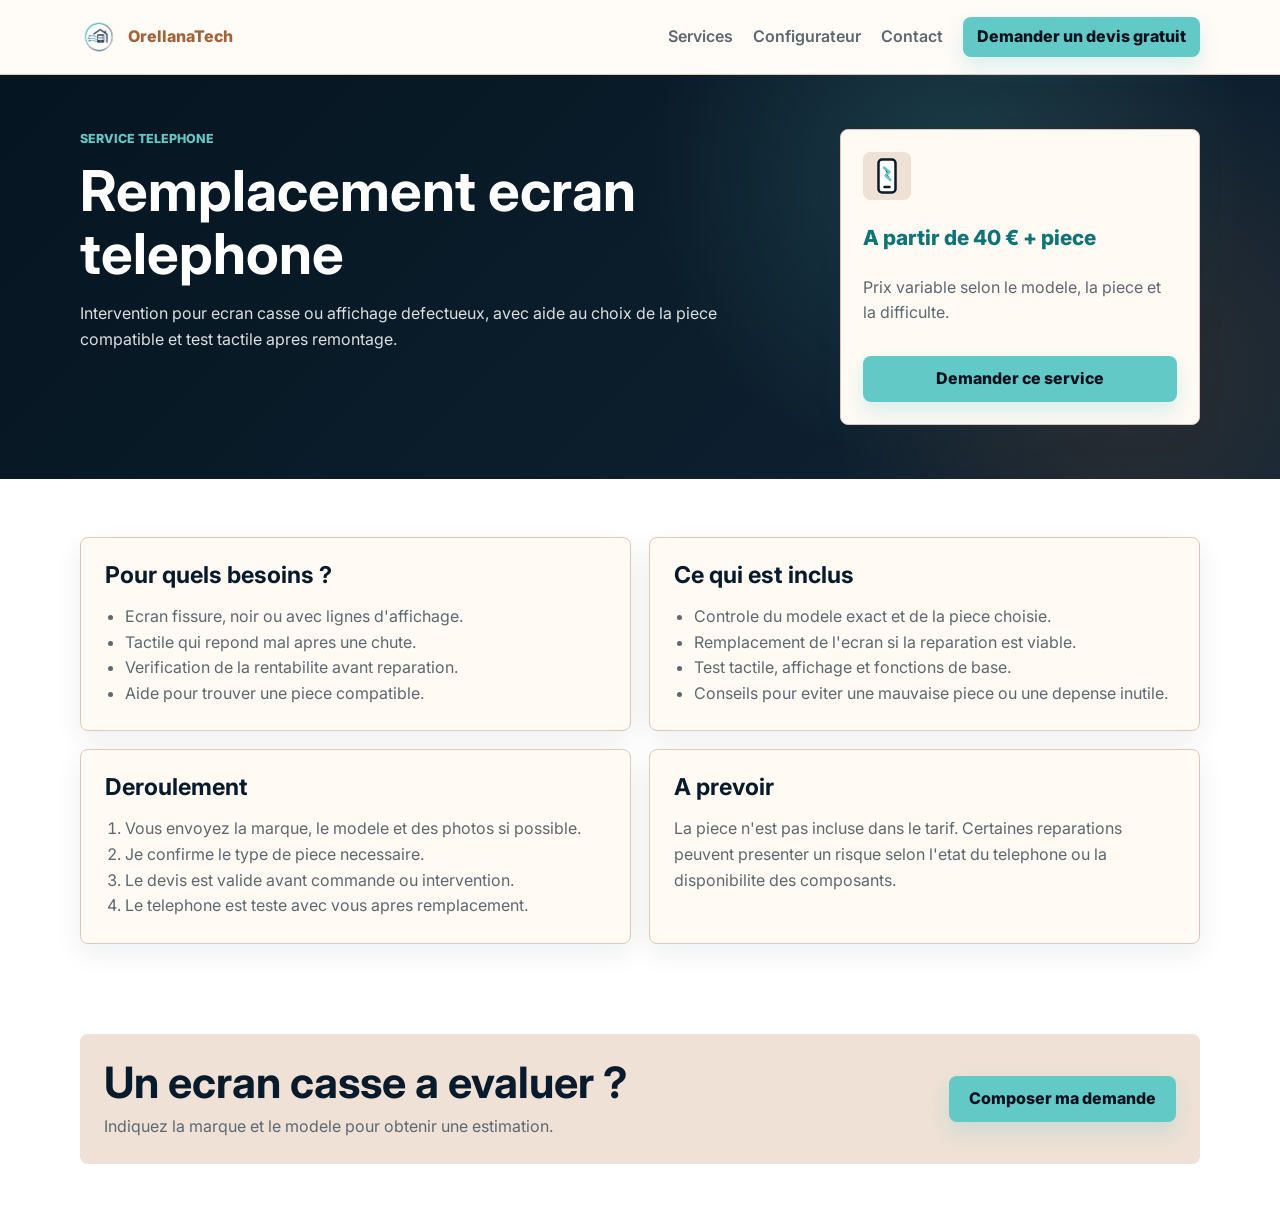
<file: services/remplacement-ecran-telephone.html>
<!DOCTYPE html>
<html lang="fr">
<head>
  <meta charset="UTF-8">
  <meta name="viewport" content="width=device-width, initial-scale=1.0">
  <meta name="description" content="Remplacement d'ecran telephone autour de Grenoble : aide au choix de la piece, demontage, remontage et test tactile affichage.">
  <title>Remplacement ecran telephone | OrellanaTech</title>
  <link rel="preconnect" href="https://fonts.googleapis.com">
  <link rel="preconnect" href="https://fonts.gstatic.com" crossorigin>
  <link href="https://fonts.googleapis.com/css2?family=Inter:wght@400;500;600;700;800&display=swap" rel="stylesheet">
  <link rel="stylesheet" href="../style.css">
</head>
<body class="service-page">
  <header class="site-header"><nav class="nav container" aria-label="Navigation principale"><a class="brand" href="../index.html#accueil"><img class="brand-logo" src="../assets/logo-sts.png" alt="OrellanaTech Logo"><span>OrellanaTech</span></a><div class="nav-links"><a href="../index.html#services">Services</a><a href="../index.html#configurateur">Configurateur</a><a href="../index.html#contact">Contact</a><a class="btn btn-small" href="../index.html#configurateur">Demander un devis gratuit</a></div></nav></header>
  <main>
    <section class="service-detail-hero"><div class="container service-detail-grid"><div><p class="eyebrow">Service telephone</p><h1>Remplacement ecran telephone</h1><p>Intervention pour ecran casse ou affichage defectueux, avec aide au choix de la piece compatible et test tactile apres remontage.</p></div><aside class="service-summary-card"><img class="service-icon" src="../assets/icon-phone.svg" alt=""><p class="price">A partir de 40 &euro; + piece</p><p>Prix variable selon le modele, la piece et la difficulte.</p><a class="btn" href="../index.html#configurateur">Demander ce service</a></aside></div></section>
    <section class="service-detail-section"><div class="container service-content-grid">
      <article class="service-content-card"><h2>Pour quels besoins ?</h2><ul><li>Ecran fissure, noir ou avec lignes d'affichage.</li><li>Tactile qui repond mal apres une chute.</li><li>Verification de la rentabilite avant reparation.</li><li>Aide pour trouver une piece compatible.</li></ul></article>
      <article class="service-content-card"><h2>Ce qui est inclus</h2><ul><li>Controle du modele exact et de la piece choisie.</li><li>Remplacement de l'ecran si la reparation est viable.</li><li>Test tactile, affichage et fonctions de base.</li><li>Conseils pour eviter une mauvaise piece ou une depense inutile.</li></ul></article>
      <article class="service-content-card"><h2>Deroulement</h2><ol><li>Vous envoyez la marque, le modele et des photos si possible.</li><li>Je confirme le type de piece necessaire.</li><li>Le devis est valide avant commande ou intervention.</li><li>Le telephone est teste avec vous apres remplacement.</li></ol></article>
      <article class="service-content-card"><h2>A prevoir</h2><p>La piece n'est pas incluse dans le tarif. Certaines reparations peuvent presenter un risque selon l'etat du telephone ou la disponibilite des composants.</p></article>
    </div></section>
    <section class="service-cta-band"><div class="container service-cta-inner"><div><h2>Un ecran casse a evaluer ?</h2><p>Indiquez la marque et le modele pour obtenir une estimation.</p></div><a class="btn" href="../index.html#configurateur">Composer ma demande</a></div></section>
  </main>
</body>
</html>
</file>
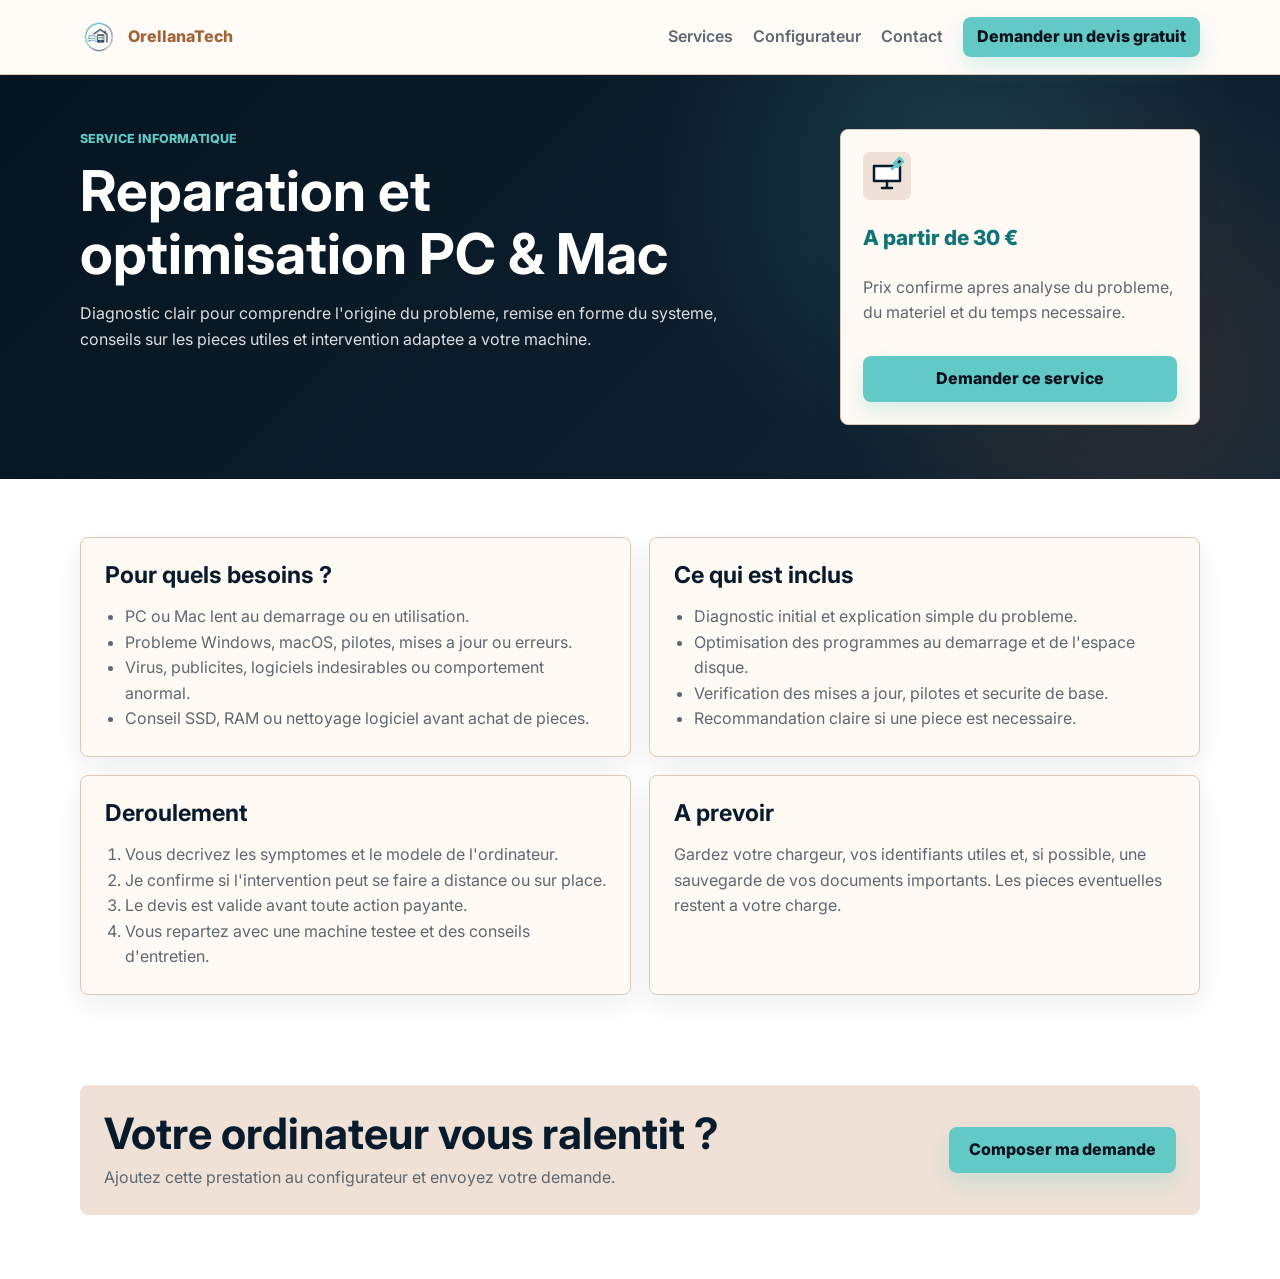
<file: services/reparation-optimisation-pc-mac.html>
<!DOCTYPE html>
<html lang="fr">
<head>
  <meta charset="UTF-8">
  <meta name="viewport" content="width=device-width, initial-scale=1.0">
  <meta name="description" content="Reparation et optimisation PC ou Mac autour de Grenoble : diagnostic, PC lent, Windows, macOS, pilotes, SSD et RAM.">
  <title>Reparation et optimisation PC & Mac | OrellanaTech</title>
  <link rel="preconnect" href="https://fonts.googleapis.com">
  <link rel="preconnect" href="https://fonts.gstatic.com" crossorigin>
  <link href="https://fonts.googleapis.com/css2?family=Inter:wght@400;500;600;700;800&display=swap" rel="stylesheet">
  <link rel="stylesheet" href="../style.css">
</head>
<body class="service-page">
  <header class="site-header">
    <nav class="nav container" aria-label="Navigation principale">
      <a class="brand" href="../index.html#accueil" aria-label="Accueil OrellanaTech">
        <img class="brand-logo" src="../assets/logo-sts.png" alt="OrellanaTech Logo">
        <span>OrellanaTech</span>
      </a>
      <div class="nav-links">
        <a href="../index.html#services">Services</a>
        <a href="../index.html#configurateur">Configurateur</a>
        <a href="../index.html#contact">Contact</a>
        <a class="btn btn-small" href="../index.html#configurateur">Demander un devis gratuit</a>
      </div>
    </nav>
  </header>
  <main>
    <section class="service-detail-hero">
      <div class="container service-detail-grid">
        <div>
          <p class="eyebrow">Service informatique</p>
          <h1>Reparation et optimisation PC & Mac</h1>
          <p>Diagnostic clair pour comprendre l'origine du probleme, remise en forme du systeme, conseils sur les pieces utiles et intervention adaptee a votre machine.</p>
        </div>
        <aside class="service-summary-card">
          <img class="service-icon" src="../assets/icon-pc-repair.svg" alt="">
          <p class="price">A partir de 30 &euro;</p>
          <p>Prix confirme apres analyse du probleme, du materiel et du temps necessaire.</p>
          <a class="btn" href="../index.html#configurateur">Demander ce service</a>
        </aside>
      </div>
    </section>
    <section class="service-detail-section">
      <div class="container service-content-grid">
        <article class="service-content-card"><h2>Pour quels besoins ?</h2><ul><li>PC ou Mac lent au demarrage ou en utilisation.</li><li>Probleme Windows, macOS, pilotes, mises a jour ou erreurs.</li><li>Virus, publicites, logiciels indesirables ou comportement anormal.</li><li>Conseil SSD, RAM ou nettoyage logiciel avant achat de pieces.</li></ul></article>
        <article class="service-content-card"><h2>Ce qui est inclus</h2><ul><li>Diagnostic initial et explication simple du probleme.</li><li>Optimisation des programmes au demarrage et de l'espace disque.</li><li>Verification des mises a jour, pilotes et securite de base.</li><li>Recommandation claire si une piece est necessaire.</li></ul></article>
        <article class="service-content-card"><h2>Deroulement</h2><ol><li>Vous decrivez les symptomes et le modele de l'ordinateur.</li><li>Je confirme si l'intervention peut se faire a distance ou sur place.</li><li>Le devis est valide avant toute action payante.</li><li>Vous repartez avec une machine testee et des conseils d'entretien.</li></ol></article>
        <article class="service-content-card"><h2>A prevoir</h2><p>Gardez votre chargeur, vos identifiants utiles et, si possible, une sauvegarde de vos documents importants. Les pieces eventuelles restent a votre charge.</p></article>
      </div>
    </section>
    <section class="service-cta-band"><div class="container service-cta-inner"><div><h2>Votre ordinateur vous ralentit ?</h2><p>Ajoutez cette prestation au configurateur et envoyez votre demande.</p></div><a class="btn" href="../index.html#configurateur">Composer ma demande</a></div></section>
  </main>
</body>
</html>
</file>
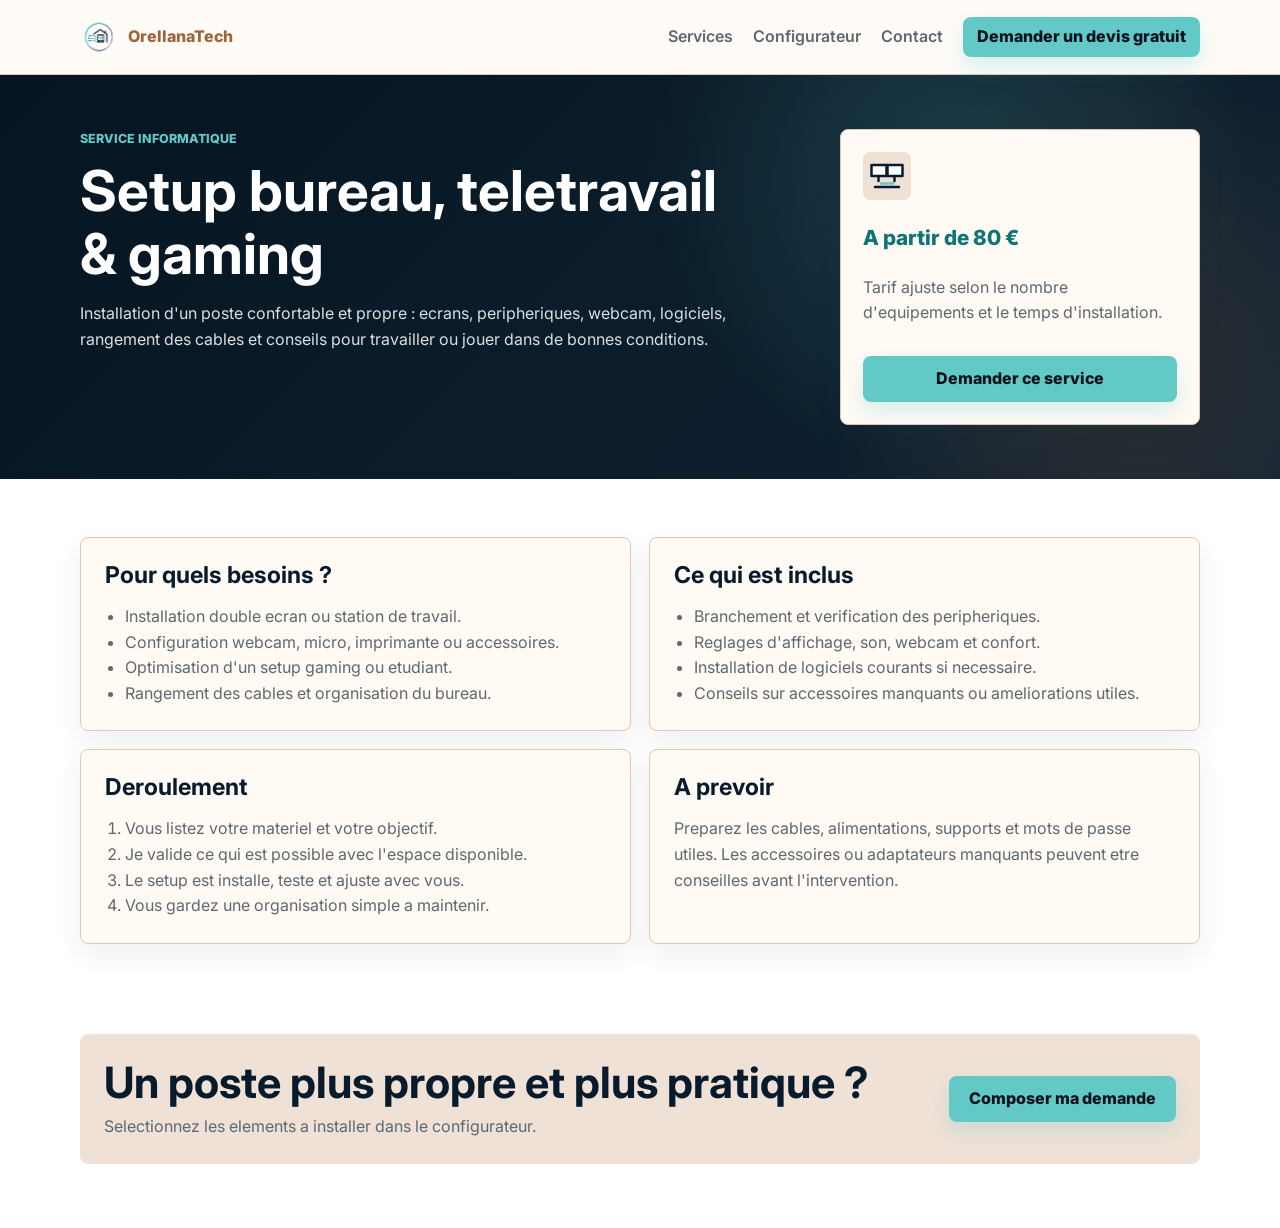
<file: services/setup-bureau-teletravail-gaming.html>
<!DOCTYPE html>
<html lang="fr">
<head>
  <meta charset="UTF-8">
  <meta name="viewport" content="width=device-width, initial-scale=1.0">
  <meta name="description" content="Installation setup bureau, teletravail ou gaming autour de Grenoble : ecrans, webcam, clavier, souris, cables et confort.">
  <title>Setup bureau, teletravail & gaming | OrellanaTech</title>
  <link rel="preconnect" href="https://fonts.googleapis.com">
  <link rel="preconnect" href="https://fonts.gstatic.com" crossorigin>
  <link href="https://fonts.googleapis.com/css2?family=Inter:wght@400;500;600;700;800&display=swap" rel="stylesheet">
  <link rel="stylesheet" href="../style.css">
</head>
<body class="service-page">
  <header class="site-header"><nav class="nav container" aria-label="Navigation principale"><a class="brand" href="../index.html#accueil"><img class="brand-logo" src="../assets/logo-sts.png" alt="OrellanaTech Logo"><span>OrellanaTech</span></a><div class="nav-links"><a href="../index.html#services">Services</a><a href="../index.html#configurateur">Configurateur</a><a href="../index.html#contact">Contact</a><a class="btn btn-small" href="../index.html#configurateur">Demander un devis gratuit</a></div></nav></header>
  <main>
    <section class="service-detail-hero"><div class="container service-detail-grid"><div><p class="eyebrow">Service informatique</p><h1>Setup bureau, teletravail & gaming</h1><p>Installation d'un poste confortable et propre : ecrans, peripheriques, webcam, logiciels, rangement des cables et conseils pour travailler ou jouer dans de bonnes conditions.</p></div><aside class="service-summary-card"><img class="service-icon" src="../assets/icon-setup.svg" alt=""><p class="price">A partir de 80 &euro;</p><p>Tarif ajuste selon le nombre d'equipements et le temps d'installation.</p><a class="btn" href="../index.html#configurateur">Demander ce service</a></aside></div></section>
    <section class="service-detail-section"><div class="container service-content-grid">
      <article class="service-content-card"><h2>Pour quels besoins ?</h2><ul><li>Installation double ecran ou station de travail.</li><li>Configuration webcam, micro, imprimante ou accessoires.</li><li>Optimisation d'un setup gaming ou etudiant.</li><li>Rangement des cables et organisation du bureau.</li></ul></article>
      <article class="service-content-card"><h2>Ce qui est inclus</h2><ul><li>Branchement et verification des peripheriques.</li><li>Reglages d'affichage, son, webcam et confort.</li><li>Installation de logiciels courants si necessaire.</li><li>Conseils sur accessoires manquants ou ameliorations utiles.</li></ul></article>
      <article class="service-content-card"><h2>Deroulement</h2><ol><li>Vous listez votre materiel et votre objectif.</li><li>Je valide ce qui est possible avec l'espace disponible.</li><li>Le setup est installe, teste et ajuste avec vous.</li><li>Vous gardez une organisation simple a maintenir.</li></ol></article>
      <article class="service-content-card"><h2>A prevoir</h2><p>Preparez les cables, alimentations, supports et mots de passe utiles. Les accessoires ou adaptateurs manquants peuvent etre conseilles avant l'intervention.</p></article>
    </div></section>
    <section class="service-cta-band"><div class="container service-cta-inner"><div><h2>Un poste plus propre et plus pratique ?</h2><p>Selectionnez les elements a installer dans le configurateur.</p></div><a class="btn" href="../index.html#configurateur">Composer ma demande</a></div></section>
  </main>
</body>
</html>
</file>
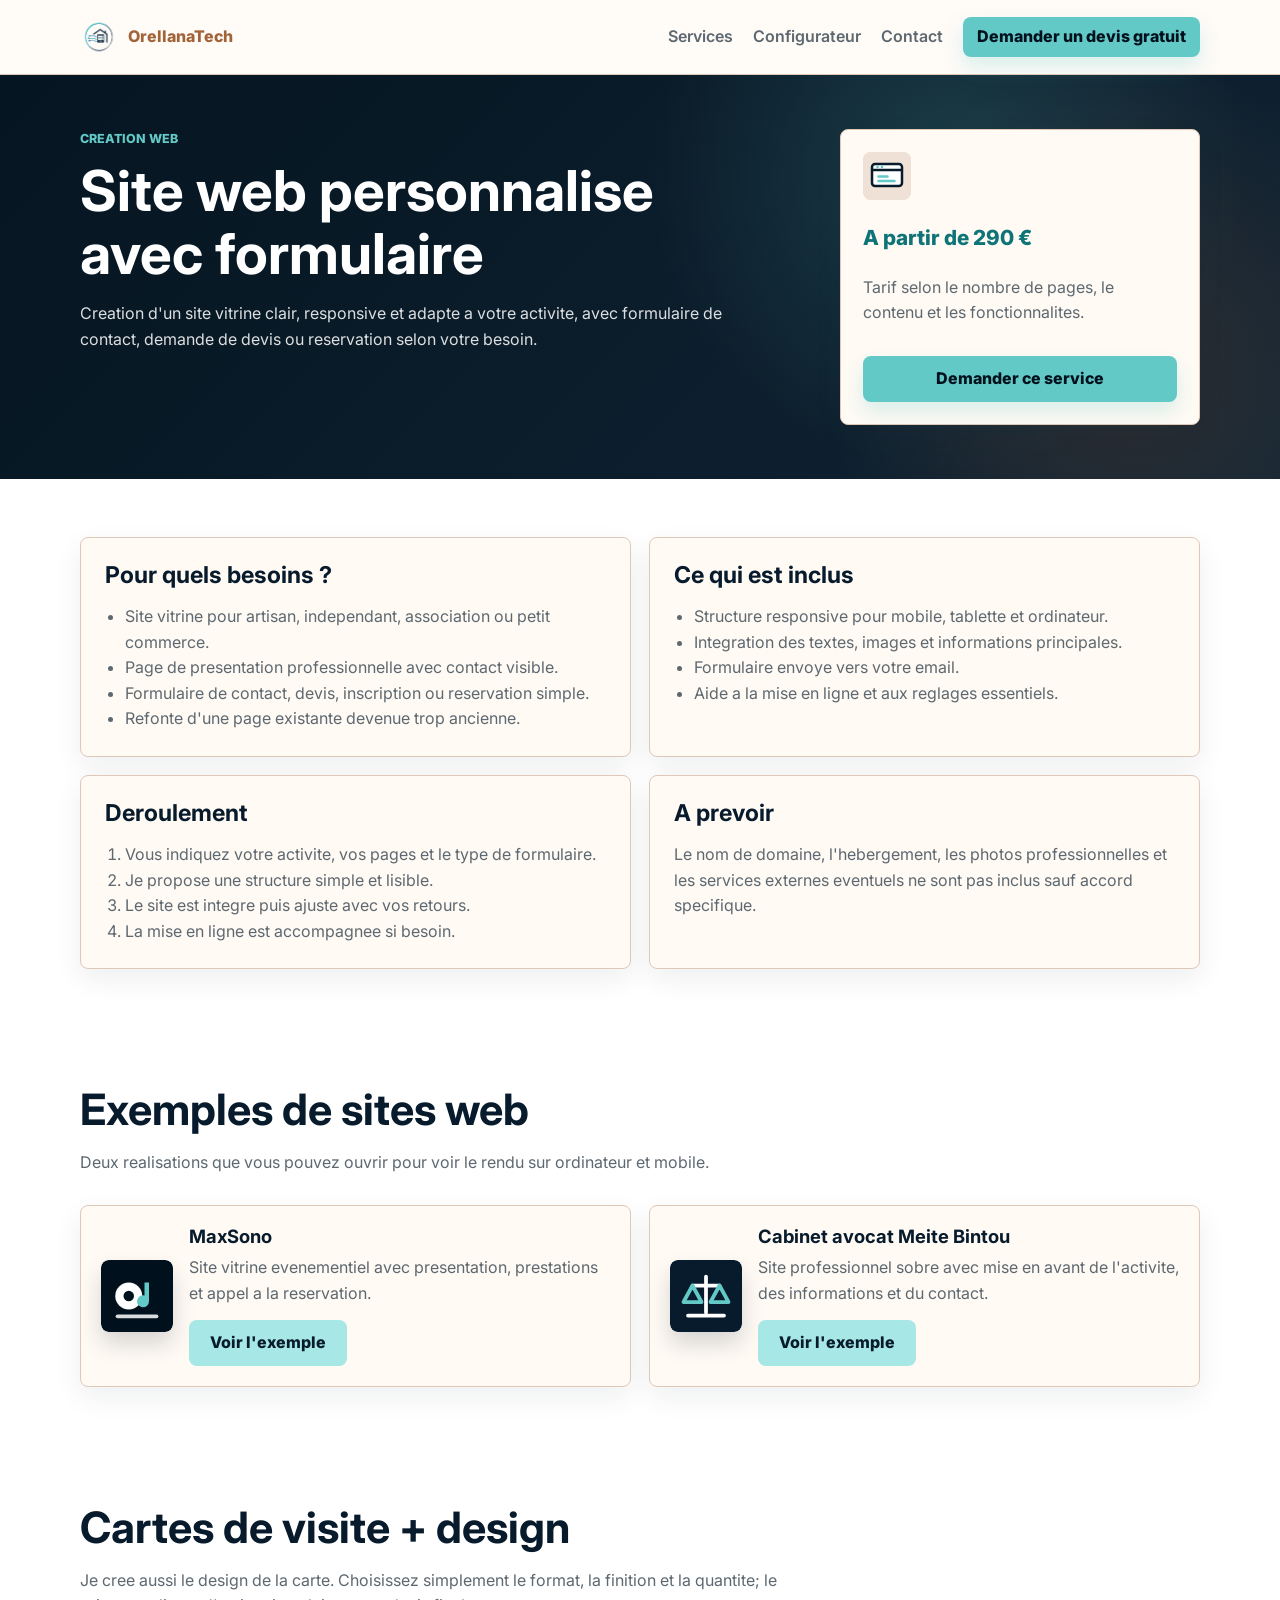
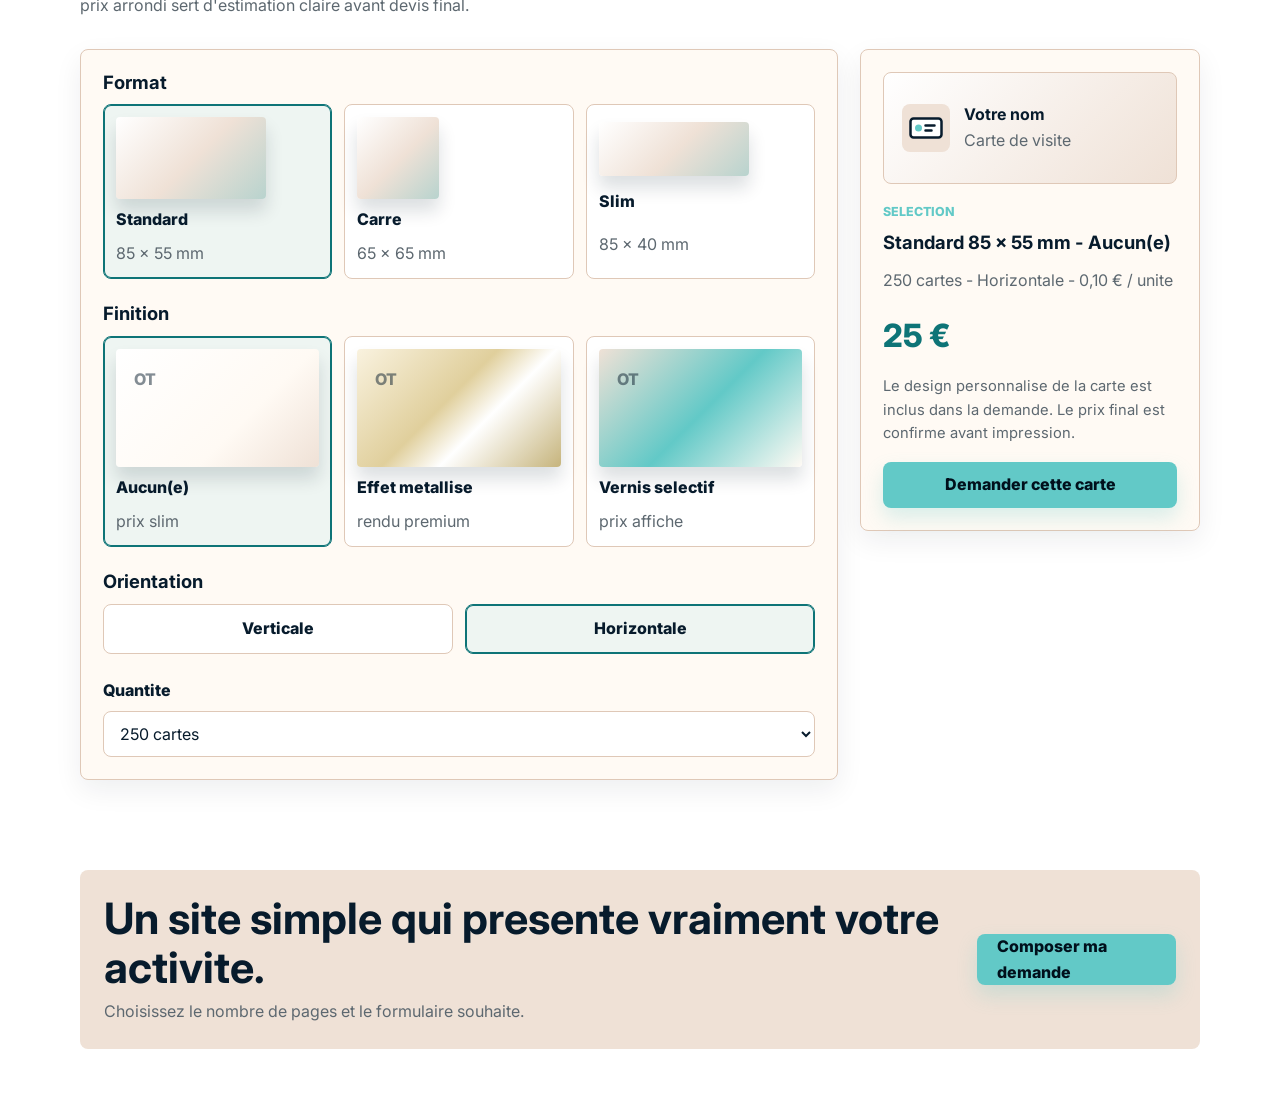
<file: services/site-web-personnalise-formulaire.html>
<!DOCTYPE html>
<html lang="fr">
<head>
  <meta charset="UTF-8">
  <meta name="viewport" content="width=device-width, initial-scale=1.0">
  <meta name="description" content="Creation de site web personnalise avec formulaire : site vitrine, page de presentation, formulaire de contact ou devis, responsive et mise en ligne.">
  <title>Site web personnalise avec formulaire | OrellanaTech</title>
  <link rel="preconnect" href="https://fonts.googleapis.com">
  <link rel="preconnect" href="https://fonts.gstatic.com" crossorigin>
  <link href="https://fonts.googleapis.com/css2?family=Inter:wght@400;500;600;700;800&display=swap" rel="stylesheet">
  <link rel="stylesheet" href="../style.css">
</head>
<body class="service-page">
  <header class="site-header"><nav class="nav container" aria-label="Navigation principale"><a class="brand" href="../index.html#accueil"><img class="brand-logo" src="../assets/logo-sts.png" alt="OrellanaTech Logo"><span>OrellanaTech</span></a><div class="nav-links"><a href="../index.html#services">Services</a><a href="../index.html#configurateur">Configurateur</a><a href="../index.html#contact">Contact</a><a class="btn btn-small" href="../index.html#configurateur">Demander un devis gratuit</a></div></nav></header>
  <main>
    <section class="service-detail-hero"><div class="container service-detail-grid"><div><p class="eyebrow">Creation web</p><h1>Site web personnalise avec formulaire</h1><p>Creation d'un site vitrine clair, responsive et adapte a votre activite, avec formulaire de contact, demande de devis ou reservation selon votre besoin.</p></div><aside class="service-summary-card"><img class="service-icon" src="../assets/icon-web.svg" alt=""><p class="price">A partir de 290 &euro;</p><p>Tarif selon le nombre de pages, le contenu et les fonctionnalites.</p><a class="btn" id="website-request" href="../index.html#configurateur">Demander ce service</a></aside></div></section>
    <section class="service-detail-section"><div class="container service-content-grid">
      <article class="service-content-card"><h2>Pour quels besoins ?</h2><ul><li>Site vitrine pour artisan, independant, association ou petit commerce.</li><li>Page de presentation professionnelle avec contact visible.</li><li>Formulaire de contact, devis, inscription ou reservation simple.</li><li>Refonte d'une page existante devenue trop ancienne.</li></ul></article>
      <article class="service-content-card"><h2>Ce qui est inclus</h2><ul><li>Structure responsive pour mobile, tablette et ordinateur.</li><li>Integration des textes, images et informations principales.</li><li>Formulaire envoye vers votre email.</li><li>Aide a la mise en ligne et aux reglages essentiels.</li></ul></article>
      <article class="service-content-card"><h2>Deroulement</h2><ol><li>Vous indiquez votre activite, vos pages et le type de formulaire.</li><li>Je propose une structure simple et lisible.</li><li>Le site est integre puis ajuste avec vos retours.</li><li>La mise en ligne est accompagnee si besoin.</li></ol></article>
      <article class="service-content-card"><h2>A prevoir</h2><p>Le nom de domaine, l'hebergement, les photos professionnelles et les services externes eventuels ne sont pas inclus sauf accord specifique.</p></article>
    </div></section>
    <section class="service-detail-section">
      <div class="container">
        <div class="section-heading">
          <h2>Exemples de sites web</h2>
          <p>Deux realisations que vous pouvez ouvrir pour voir le rendu sur ordinateur et mobile.</p>
        </div>
        <div class="web-examples-grid">
          <article class="web-example-card">
            <img class="project-logo" src="../assets/logo-maxsono.svg" alt="Logo MaxSono">
            <div>
              <h3>MaxSono</h3>
              <p>Site vitrine evenementiel avec presentation, prestations et appel a la reservation.</p>
              <a class="btn btn-secondary" href="https://maxsono.vercel.app/" target="_blank" rel="noopener noreferrer">Voir l'exemple</a>
            </div>
          </article>
          <article class="web-example-card">
            <img class="project-logo" src="../assets/logo-avocat-meite.svg" alt="Logo Cabinet avocat Meite Bintou">
            <div>
              <h3>Cabinet avocat Meite Bintou</h3>
              <p>Site professionnel sobre avec mise en avant de l'activite, des informations et du contact.</p>
              <a class="btn btn-secondary" href="https://avocat-meite-bintou.vercel.app/" target="_blank" rel="noopener noreferrer">Voir l'exemple</a>
            </div>
          </article>
        </div>
      </div>
    </section>
    <section class="service-detail-section" id="cartes-visite">
      <div class="container">
        <div class="section-heading">
          <h2>Cartes de visite + design</h2>
          <p>Je cree aussi le design de la carte. Choisissez simplement le format, la finition et la quantite; le prix arrondi sert d'estimation claire avant devis final.</p>
        </div>
        <div class="business-card-picker" data-card-picker>
          <div class="picker-panel">
            <div class="picker-group">
              <h3>Format</h3>
              <div class="picker-options picker-options-three">
                <button class="picker-option is-selected" type="button" data-format="Standard 85 x 55 mm">
                  <span class="mini-card standard-card"></span>
                  <strong>Standard</strong>
                  <span>85 x 55 mm</span>
                </button>
                <button class="picker-option" type="button" data-format="Carre 65 x 65 mm">
                  <span class="mini-card square-card"></span>
                  <strong>Carre</strong>
                  <span>65 x 65 mm</span>
                </button>
                <button class="picker-option" type="button" data-format="Slim 85 x 40 mm">
                  <span class="mini-card slim-card"></span>
                  <strong>Slim</strong>
                  <span>85 x 40 mm</span>
                </button>
              </div>
            </div>
            <div class="picker-group">
              <h3>Finition</h3>
              <div class="picker-options picker-options-three">
                <button class="picker-option finish-option is-selected" type="button" data-finish="Aucun(e)">
                  <span class="finish-preview finish-none"></span>
                  <strong>Aucun(e)</strong>
                  <span>prix slim</span>
                </button>
                <button class="picker-option finish-option" type="button" data-finish="Effet metallise">
                  <span class="finish-preview finish-metal"></span>
                  <strong>Effet metallise</strong>
                  <span>rendu premium</span>
                </button>
                <button class="picker-option finish-option" type="button" data-finish="Vernis selectif">
                  <span class="finish-preview finish-varnish"></span>
                  <strong>Vernis selectif</strong>
                  <span>prix affiche</span>
                </button>
              </div>
            </div>
            <div class="picker-group">
              <h3>Orientation</h3>
              <div class="segmented-options">
                <button class="segment-option" type="button" data-orientation="Verticale">Verticale</button>
                <button class="segment-option is-selected" type="button" data-orientation="Horizontale">Horizontale</button>
              </div>
            </div>
            <div class="picker-group">
              <label class="field-label" for="business-card-quantity">Quantite</label>
              <select id="business-card-quantity">
                <option value="100">100 cartes</option>
                <option value="250" selected>250 cartes</option>
                <option value="500">500 cartes</option>
                <option value="1000">1000 cartes</option>
                <option value="1500">1500 cartes</option>
                <option value="2000">2000 cartes</option>
              </select>
            </div>
          </div>
          <aside class="picker-summary">
            <div class="business-card-preview" aria-hidden="true">
              <img class="preview-logo" src="../assets/icon-business-card.svg" alt="">
              <div>
                <strong>Votre nom</strong>
                <span>Carte de visite</span>
              </div>
            </div>
            <p class="eyebrow">Selection</p>
            <h3 id="business-card-choice">Slim 85 x 40 mm - Aucun(e)</h3>
            <p id="business-card-details">250 cartes - 0,10 &euro; / unite</p>
            <p class="price" id="business-card-total">25 &euro;</p>
            <p class="estimate-note">Le design personnalise de la carte est inclus dans la demande. Le prix final est confirme avant impression.</p>
            <a class="btn" id="business-card-request" href="../index.html#configurateur">Demander cette carte</a>
          </aside>
        </div>
      </div>
    </section>
    <section class="service-cta-band"><div class="container service-cta-inner"><div><h2>Un site simple qui presente vraiment votre activite.</h2><p>Choisissez le nombre de pages et le formulaire souhaite.</p></div><a class="btn" href="../index.html#configurateur">Composer ma demande</a></div></section>
  </main>
  <script>
    const cardPicker = document.querySelector("[data-card-picker]");
    const pendingCartStorageKey = "orellanatech-pending-cart-item";

    function sendPendingCartItem(item) {
      localStorage.setItem(pendingCartStorageKey, JSON.stringify(item));
      window.location.href = "../index.html#configurateur";
    }

    const websiteRequest = document.querySelector("#website-request");

    if (websiteRequest) {
      websiteRequest.addEventListener("click", (event) => {
        event.preventDefault();
        sendPendingCartItem({
          categoryKey: "siteWebFormulaire",
          category: "Site web personnalise avec formulaire",
          selections: {
            besoinPrincipal: ["Site vitrine"],
            pages: ["Je ne sais pas"],
            formulaire: ["Contact"],
            utilisateur: ["Entreprise"],
            budget: ["290 a 500 €"]
          },
          budget: "290 a 500 €",
          price: 290
        });
      });
    }

    if (cardPicker) {
      const cardPrices = {
        "Aucun(e)": {
          100: { unit: "0,18", total: 20, detail: "estimation 18 €" },
          250: { unit: "0,10", total: 25, detail: "22,79 € affiche" },
          500: { unit: "0,06", total: 30, detail: "estimation 30 €" },
          1000: { unit: "0,05", total: 50, detail: "estimation 50 €" },
          1500: { unit: "0,05", total: 80, detail: "estimation 75 €" },
          2000: { unit: "0,05", total: 100, detail: "estimation 100 €" }
        },
        "Effet metallise": {
          100: { unit: "0,30", total: 30, detail: "estimation 30 €" },
          250: { unit: "0,16", total: 40, detail: "38,39 € affiche" },
          500: { unit: "0,11", total: 60, detail: "estimation 55 €" },
          1000: { unit: "0,07", total: 70, detail: "estimation 70 €" },
          1500: { unit: "0,07", total: 110, detail: "estimation 105 €" },
          2000: { unit: "0,07", total: 140, detail: "estimation 140 €" }
        }
      };

      const state = {
        format: "Standard 85 x 55 mm",
        finish: "Aucun(e)",
        orientation: "Horizontale",
        quantity: "250"
      };

      const choice = document.querySelector("#business-card-choice");
      const details = document.querySelector("#business-card-details");
      const total = document.querySelector("#business-card-total");
      const request = document.querySelector("#business-card-request");
      const quantity = document.querySelector("#business-card-quantity");

      function selectButton(button, selector) {
        button.closest(selector).querySelectorAll("button").forEach((item) => item.classList.remove("is-selected"));
        button.classList.add("is-selected");
      }

      function renderCardChoice() {
        const isSlim = state.format === "Slim 85 x 40 mm";

        cardPicker.querySelectorAll("[data-finish]").forEach((button) => {
          const disabled = isSlim && button.dataset.finish !== "Aucun(e)";
          button.disabled = disabled;
          button.classList.toggle("is-disabled", disabled);
        });

        if (isSlim && state.finish !== "Aucun(e)") {
          state.finish = "Aucun(e)";
          cardPicker.querySelectorAll("[data-finish]").forEach((button) => {
            button.classList.toggle("is-selected", button.dataset.finish === "Aucun(e)");
          });
        }

        const finishPrices = cardPrices[state.finish] || cardPrices["Aucun(e)"];
        const price = finishPrices[state.quantity];
        const needsCustomQuote = false;
        const customNote = `${price.unit} € / unite - ${price.detail}`;
        const customTotal = `${price.total} €`;

        choice.textContent = `${state.format} - ${state.finish}`;
        details.textContent = `${state.quantity} cartes - ${state.orientation} - ${customNote}`;
        total.textContent = customTotal;
        request.href = `../index.html#configurateur`;
      }

      request.addEventListener("click", (event) => {
        event.preventDefault();
        const selectedOption = `${state.format} - ${state.finish} - ${state.quantity} cartes`;
        const price = cardPrices[state.finish]?.[state.quantity]?.total;
        const isQuote = state.finish === "Vernis selectif" || state.format !== "Slim 85 x 40 mm" || price === undefined;

        sendPendingCartItem({
          categoryKey: "cartesVisite",
          category: "Cartes de visite + design",
          selections: {
            formatQuantite: [selectedOption],
            orientation: [state.orientation],
            design: ["Creation complete"],
            budget: ["Prix affiche OK"]
          },
          budget: "Prix affiche OK",
          price: price || 0,
          priceLabel: ""
        });
      });

      cardPicker.querySelectorAll("[data-format]").forEach((button) => {
        button.addEventListener("click", () => {
          state.format = button.dataset.format;
          selectButton(button, ".picker-options");
          renderCardChoice();
        });
      });

      cardPicker.querySelectorAll("[data-finish]").forEach((button) => {
        button.addEventListener("click", () => {
          state.finish = button.dataset.finish;
          selectButton(button, ".picker-options");
          renderCardChoice();
        });
      });

      cardPicker.querySelectorAll("[data-orientation]").forEach((button) => {
        button.addEventListener("click", () => {
          state.orientation = button.dataset.orientation;
          selectButton(button, ".segmented-options");
          renderCardChoice();
        });
      });

      quantity.addEventListener("change", () => {
        state.quantity = quantity.value;
        renderCardChoice();
      });

      renderCardChoice();
    }
  </script>
  <script>
    const finalCardPrices = {
      "Slim 85 x 40 mm - Aucun(e)": { 100: 20, 250: 25, 500: 30, 1000: 50, 1500: 80, 2000: 100 },
      "Standard 85 x 55 mm - Aucun(e)": { 100: 20, 250: 25, 500: 30, 1000: 50, 1500: 80, 2000: 100 },
      "Standard 85 x 55 mm - Effet metallise": { 100: 30, 250: 40, 500: 60, 1000: 70, 1500: 110, 2000: 140 },
      "Standard 85 x 55 mm - Vernis selectif": { 100: 30, 250: 40, 500: 60, 1000: 80, 1500: 120, 2000: 160 },
      "Carre 65 x 65 mm - Aucun(e)": { 100: 30, 250: 25, 500: 60, 1000: 80, 1500: 120, 2000: 160 },
      "Carre 65 x 65 mm - Effet metallise": { 100: 40, 250: 60, 500: 80, 1000: 110, 1500: 160, 2000: 210 },
      "Carre 65 x 65 mm - Vernis selectif": { 100: 40, 250: 60, 500: 80, 1000: 110, 1500: 160, 2000: 210 }
    };

    function getFinalCardSelection() {
      const selectedFormat = document.querySelector("[data-format].is-selected")?.dataset.format || "Standard 85 x 55 mm";
      const selectedFinish = document.querySelector("[data-finish].is-selected")?.dataset.finish || "Aucun(e)";
      const selectedOrientation = document.querySelector("[data-orientation].is-selected")?.dataset.orientation || "Horizontale";
      const selectedQuantity = document.querySelector("#business-card-quantity")?.value || "250";
      const key = `${selectedFormat} - ${selectedFinish}`;
      const total = finalCardPrices[key]?.[selectedQuantity] || 0;
      return { selectedFormat, selectedFinish, selectedOrientation, selectedQuantity, total };
    }

    function renderFinalCardPrice() {
      const { selectedFormat, selectedFinish, selectedOrientation, selectedQuantity, total } = getFinalCardSelection();
      const choice = document.querySelector("#business-card-choice");
      const details = document.querySelector("#business-card-details");
      const price = document.querySelector("#business-card-total");
      const unitPrice = total > 0 ? (total / Number(selectedQuantity)).toFixed(2).replace(".", ",") : "0,00";

      if (choice && details && price) {
        choice.textContent = `${selectedFormat} - ${selectedFinish}`;
        details.textContent = `${selectedQuantity} cartes - ${selectedOrientation} - ${unitPrice} € / unite`;
        price.textContent = `${total} €`;
      }
    }

    document.querySelectorAll("[data-format], [data-finish], [data-orientation], #business-card-quantity").forEach((control) => {
      const eventName = control.tagName === "SELECT" ? "change" : "click";
      control.addEventListener(eventName, () => window.setTimeout(renderFinalCardPrice, 0));
    });

    document.querySelector("#business-card-request")?.addEventListener("click", (event) => {
      event.preventDefault();
      event.stopImmediatePropagation();

      const { selectedFormat, selectedFinish, selectedOrientation, selectedQuantity, total } = getFinalCardSelection();
      localStorage.setItem("orellanatech-pending-cart-item", JSON.stringify({
        categoryKey: "cartesVisite",
        category: "Cartes de visite + design",
        selections: {
          formatQuantite: [`${selectedFormat} - ${selectedFinish} - ${selectedQuantity} cartes`],
          orientation: [selectedOrientation],
          design: ["Creation complete"],
          budget: ["Prix affiche OK"]
        },
        budget: "Prix affiche OK",
        price: total
      }));
      window.location.href = "../index.html#configurateur";
    }, true);

    renderFinalCardPrice();
  </script>
</body>
</html>
</file>
<file: style.css>
:root {
  --bg: #f5eee7;
  --surface: #fffaf4;
  --surface-soft: #efe1d6;
  --ink: #071b2c;
  --muted: #5d6870;
  --line: #dfc8b7;
  --primary: #071b2c;
  --primary-strong: #00101c;
  --teal: #62c9c7;
  --teal-dark: #0e7477;
  --warning: #a26339;
  --danger: #b42318;
  --shadow: 0 18px 50px rgba(7, 27, 44, 0.18);
  --radius: 8px;
}

* {
  box-sizing: border-box;
}

html {
  scroll-behavior: smooth;
}

body {
  margin: 0;
  font-family: "Inter", Arial, sans-serif;
  color: var(--ink);
  background: var(--bg);
  line-height: 1.6;
}

a {
  color: inherit;
  text-decoration: none;
}

button,
input,
select,
textarea {
  font: inherit;
}

.container {
  width: min(1120px, calc(100% - 32px));
  margin: 0 auto;
}

.site-header {
  position: sticky;
  top: 0;
  z-index: 20;
  background: rgba(255, 251, 247, 0.94);
  border-bottom: 1px solid var(--line);
  backdrop-filter: blur(16px);
}

.nav {
  min-height: 74px;
  display: flex;
  align-items: center;
  justify-content: space-between;
  gap: 24px;
}

.brand {
  display: inline-flex;
  align-items: center;
  gap: 10px;
  font-weight: 800;
  color: var(--warning);
}

.brand-logo {
  height: 38px;
  width: auto;
  display: block;
}

.brand-mark {
  width: 38px;
  height: 38px;
  display: inline-grid;
  place-items: center;
  border-radius: var(--radius);
  background: var(--primary);
  color: #ffffff;
  font-size: 0.86rem;
  letter-spacing: 0;
}

.nav-links {
  display: flex;
  align-items: center;
  gap: 20px;
  color: var(--muted);
  font-weight: 600;
}

.nav-links a:not(.btn):hover {
  color: var(--primary);
}

.menu-toggle {
  display: none;
  width: 42px;
  height: 42px;
  border: 1px solid var(--line);
  background: #ffffff;
  border-radius: var(--radius);
  padding: 10px;
}

.menu-toggle span {
  display: block;
  height: 2px;
  margin: 5px 0;
  background: var(--primary);
}

.btn {
  display: inline-flex;
  align-items: center;
  justify-content: center;
  min-height: 46px;
  padding: 0 20px;
  border: 0;
  border-radius: var(--radius);
  background: var(--teal);
  color: var(--primary-strong);
  font-weight: 800;
  cursor: pointer;
  box-shadow: 0 10px 20px rgba(98, 201, 199, 0.24);
}

.btn:hover {
  background: #74d6d3;
}

.btn-secondary {
  color: var(--primary);
  background: #a7e7e5;
  border: 1px solid rgba(167, 231, 229, 0.68);
  box-shadow: none;
}

.btn-secondary:hover {
  background: #8fdad8;
}

.btn-small {
  min-height: 40px;
  padding: 0 14px;
}

.full-width {
  width: 100%;
}

.hero {
  padding: 58px 0 46px;
  background:
    radial-gradient(circle at 72% 35%, rgba(98, 201, 199, 0.18), transparent 28%),
    radial-gradient(circle at 88% 72%, rgba(162, 99, 57, 0.2), transparent 26%),
    linear-gradient(90deg, transparent 0 71%, rgba(98, 201, 199, 0.12) 71% 71.25%, transparent 71.25%),
    linear-gradient(135deg, rgba(0, 16, 28, 0.98), rgba(7, 27, 44, 0.96));
  color: #ffffff;
}

.hero-grid {
  display: grid;
  grid-template-columns: minmax(0, 0.95fr) minmax(340px, 0.82fr);
  gap: 34px;
  align-items: center;
}

.eyebrow {
  margin: 0 0 10px;
  color: var(--teal);
  font-size: 0.78rem;
  font-weight: 800;
  text-transform: uppercase;
  letter-spacing: 0;
}

.hero .eyebrow {
  color: var(--teal);
}

h1,
h2,
h3 {
  margin: 0;
  line-height: 1.12;
}

h1 {
  max-width: 640px;
  font-size: clamp(2.25rem, 4.4vw, 3.55rem);
}

h2 {
  font-size: clamp(1.8rem, 4vw, 2.7rem);
}

h3 {
  font-size: 1.15rem;
}

.hero-text {
  max-width: 590px;
  margin: 18px 0 0;
  color: rgba(255, 255, 255, 0.86);
  font-size: 1.02rem;
}

.hero-actions {
  display: flex;
  flex-wrap: wrap;
  gap: 12px;
  margin-top: 28px;
}

.hero-panel {
  padding: 18px;
  border: 1px solid rgba(162, 99, 57, 0.72);
  border-radius: var(--radius);
  background: rgba(7, 27, 44, 0.72);
  box-shadow: var(--shadow);
}

.hero-image {
  display: block;
  width: 100%;
  aspect-ratio: 16 / 10;
  margin-bottom: 14px;
  border-radius: var(--radius);
  object-fit: cover;
  border: 1px solid rgba(162, 99, 57, 0.72);
}

.status-card {
  display: flex;
  align-items: center;
  gap: 10px;
  padding: 12px;
  border-radius: var(--radius);
  background: rgba(255, 250, 244, 0.1);
  font-weight: 700;
}

.status-dot {
  width: 10px;
  height: 10px;
  border-radius: 999px;
  background: var(--teal);
}

.hero-metrics {
  display: grid;
  grid-template-columns: repeat(3, 1fr);
  gap: 10px;
  margin: 16px 0;
}

.hero-metrics div {
  min-height: 76px;
  padding: 12px;
  border-radius: var(--radius);
  background: rgba(255, 255, 255, 0.13);
}

.hero-metrics strong,
.hero-metrics span {
  display: block;
}

.hero-metrics strong {
  font-size: 1.25rem;
}

.hero-metrics span {
  margin-top: 4px;
  color: rgba(255, 255, 255, 0.78);
  font-size: 0.86rem;
}

.section {
  padding: 72px 0;
}

.section-heading {
  max-width: 720px;
  margin-bottom: 30px;
}

.section-heading p:last-child {
  color: var(--muted);
}

.service-tabs {
  display: flex;
  flex-wrap: wrap;
  gap: 10px;
  margin: 0 0 22px;
}

.service-tab {
  min-height: 42px;
  padding: 0 16px;
  border: 1px solid var(--line);
  border-radius: var(--radius);
  background: var(--surface);
  color: var(--primary);
  font-weight: 800;
  cursor: pointer;
}

.service-tab:hover {
  border-color: var(--teal);
  background: var(--surface-soft);
}

.service-tab.active {
  border-color: var(--teal);
  background: var(--teal);
  color: var(--primary-strong);
}

.services-grid {
  display: grid;
  grid-template-columns: repeat(3, 1fr);
  grid-auto-rows: 1fr;
  gap: 18px;
  align-items: stretch;
}

.service-card.hidden {
  display: none;
}

.service-area-note {
  margin: 20px 0 0;
  padding: 12px 14px;
  border-left: 3px solid var(--teal);
  background: var(--surface-soft);
  color: var(--primary);
  font-weight: 800;
}

@media (max-width: 768px) {
  .services-grid {
    grid-template-columns: repeat(2, 1fr);
  }
}

.service-card,
.feature-card,
.portfolio-card,
.about-card,
.faq-list details,
.config-panel,
.cart-panel,
.contact-form {
  border: 1px solid var(--line);
  border-radius: var(--radius);
  background: var(--surface);
  box-shadow: 0 10px 28px rgba(7, 27, 44, 0.07);
}

.service-card {
  padding: 22px;
  border-top: 4px solid var(--warning);
}

.service-card:nth-child(3n + 2),
.feature-card:nth-child(3n + 2) {
  border-top-color: var(--teal);
}

.service-card:nth-child(3n + 3),
.feature-card:nth-child(3n + 3) {
  border-top-color: var(--line);
}

a.service-card {
  display: flex;
  flex-direction: column;
  transition: border-color 0.18s ease, transform 0.18s ease, box-shadow 0.18s ease;
}

a.service-card:hover {
  border-color: var(--warning);
  transform: translateY(-2px);
  box-shadow: 0 16px 34px rgba(7, 27, 44, 0.12);
}

.service-link {
  display: inline-block;
  margin-top: auto;
  padding-top: 10px;
  color: var(--primary);
  font-weight: 800;
}

.example-service-card {
  position: relative;
  display: none !important;
  grid-template-columns: 42px minmax(0, 1fr);
  gap: 6px 12px;
  align-items: start;
  padding: 14px;
  border-style: dashed;
  background: linear-gradient(180deg, #fffaf4, #ffffff);
  box-shadow: 0 8px 18px rgba(7, 27, 44, 0.05);
}

.services-grid.show-web-examples .example-service-card:not(.hidden) {
  display: grid !important;
}

.example-service-card::before {
  content: "Exemple";
  display: inline-grid;
  place-items: center;
  width: fit-content;
  min-height: 24px;
  margin-bottom: 4px;
  padding: 0 8px;
  border-radius: var(--radius);
  background: var(--surface-soft);
  color: var(--warning);
  font-size: 0.68rem;
  font-weight: 800;
  text-transform: uppercase;
  grid-column: 1 / -1;
}

.example-service-card h3 {
  grid-column: 2;
  font-size: 0.96rem;
}

.example-service-card .price {
  grid-column: 2;
  margin: 0;
  font-size: 0.9rem;
}

.example-service-card p:not(.price) {
  grid-column: 2;
  margin: 0;
  font-size: 0.86rem;
  line-height: 1.45;
}

.example-service-card .service-link {
  grid-column: 2;
  margin-top: 2px;
  color: var(--teal-dark);
  font-size: 0.88rem;
}

.example-service-card .service-icon {
  grid-column: 1;
  grid-row: 2 / span 4;
  width: 42px;
  height: 42px;
  margin: 0;
  background: transparent;
  box-shadow: 0 8px 16px rgba(7, 27, 44, 0.14);
}

.service-page {
  background: #ffffff;
}

.service-detail-hero {
  padding: 54px 0;
  background:
    radial-gradient(circle at 74% 24%, rgba(98, 201, 199, 0.18), transparent 30%),
    radial-gradient(circle at 88% 72%, rgba(162, 99, 57, 0.2), transparent 26%),
    linear-gradient(135deg, rgba(0, 16, 28, 0.98), rgba(7, 27, 44, 0.96));
  color: #ffffff;
}

.service-detail-grid {
  display: grid;
  grid-template-columns: minmax(0, 1fr) 360px;
  gap: 28px;
  align-items: start;
}

.service-detail-hero .eyebrow {
  color: var(--teal);
}

.service-detail-hero .service-detail-grid > div > p:not(.eyebrow) {
  max-width: 680px;
  color: rgba(255, 255, 255, 0.86);
}

.service-summary-card p:not(.price) {
  color: var(--muted);
}

.service-summary-card,
.service-content-card {
  border: 1px solid var(--line);
  border-radius: var(--radius);
  background: var(--surface);
  box-shadow: 0 10px 28px rgba(7, 27, 44, 0.07);
}

.service-summary-card {
  padding: 22px;
  color: var(--ink);
}

.service-summary-card .price {
  font-size: 1.3rem;
}

.service-summary-card .btn {
  width: 100%;
  margin-top: 14px;
}

.service-detail-section {
  padding: 58px 0;
}

.service-content-grid {
  display: grid;
  grid-template-columns: repeat(2, 1fr);
  gap: 18px;
}

.service-content-card {
  padding: 24px;
}

.service-content-card h2 {
  font-size: 1.45rem;
}

.service-content-card p,
.service-content-card li {
  color: var(--muted);
}

.service-content-card ul,
.service-content-card ol {
  margin: 16px 0 0;
  padding-left: 20px;
}

.service-cta-band {
  padding: 32px 0 64px;
}

.service-cta-inner {
  display: flex;
  justify-content: space-between;
  gap: 20px;
  align-items: center;
  padding: 24px;
  border-radius: var(--radius);
  background: var(--surface-soft);
}

.service-cta-inner p {
  margin: 8px 0 0;
  color: var(--muted);
}

.trust-section,
.portfolio-section {
  background: #ffffff;
}

.feature-grid,
.portfolio-grid {
  display: grid;
  gap: 18px;
}

.feature-grid {
  grid-template-columns: repeat(3, 1fr);
}

.portfolio-grid {
  grid-template-columns: repeat(4, 1fr);
}

.feature-card,
.portfolio-card,
.about-card {
  padding: 22px;
}

.feature-card {
  border-top: 4px solid var(--warning);
}

.feature-card,
.portfolio-card {
  display: flex;
  flex-direction: column;
  min-height: 100%;
}

.feature-card h3,
.portfolio-card h3 {
  margin-top: 14px;
}

.feature-badge,
.demo-badge {
  display: inline-grid;
  place-items: center;
  width: fit-content;
  min-height: 32px;
  padding: 0 10px;
  border-radius: var(--radius);
  background: linear-gradient(135deg, var(--surface-soft), #eef5f2);
  color: var(--primary);
  font-size: 0.78rem;
  font-weight: 800;
}

.feature-badge {
  width: 42px;
}

.portfolio-card p {
  flex: 1;
  color: var(--muted);
}

.portfolio-card .btn {
  width: 100%;
  margin-top: 12px;
}

.about-section,
.faq-section {
  background: var(--bg);
}

.about-grid {
  display: grid;
  grid-template-columns: minmax(0, 1fr) 360px;
  gap: 28px;
  align-items: center;
}

.about-grid .section-heading {
  margin-bottom: 0;
}

.about-grid .section-heading p {
  color: var(--muted);
}

.about-card p:not(.eyebrow) {
  color: var(--muted);
}

.about-card .btn {
  width: 100%;
  margin-top: 12px;
}

.faq-list {
  display: grid;
  gap: 12px;
}

.faq-list details {
  padding: 0;
}

.faq-list summary {
  padding: 18px 20px;
  color: var(--primary);
  font-weight: 800;
  cursor: pointer;
}

.faq-list p {
  margin: 0;
  padding: 0 20px 18px;
  color: var(--muted);
}

.service-icon {
  width: 48px;
  height: 48px;
  display: grid;
  place-items: center;
  margin-bottom: 18px;
  border-radius: var(--radius);
  background: var(--surface-soft);
  color: var(--primary);
  font-weight: 800;
  font-size: 0.8rem;
  object-fit: contain;
}

.web-examples-grid,
.business-card-grid {
  display: grid;
  gap: 18px;
}

.web-examples-grid {
  grid-template-columns: repeat(2, 1fr);
}

.web-example-card,
.business-card-option {
  border: 1px solid var(--line);
  border-radius: var(--radius);
  background: var(--surface);
  box-shadow: 0 10px 28px rgba(7, 27, 44, 0.07);
}

.web-example-card {
  display: grid;
  grid-template-columns: 72px 1fr;
  gap: 16px;
  align-items: center;
  padding: 20px;
}

.project-logo {
  width: 72px;
  height: 72px;
  border-radius: var(--radius);
  display: block;
  object-fit: cover;
  box-shadow: 0 12px 22px rgba(7, 27, 44, 0.16);
}

.web-example-card p {
  margin: 8px 0 14px;
  color: var(--muted);
}

.business-card-grid {
  grid-template-columns: repeat(3, 1fr);
}

.business-card-picker {
  display: grid;
  grid-template-columns: minmax(0, 1fr) 340px;
  gap: 22px;
  align-items: start;
}

.compact-picker {
  grid-template-columns: 1fr;
}

.picker-panel,
.picker-summary {
  border: 1px solid var(--line);
  border-radius: var(--radius);
  background: var(--surface);
  box-shadow: 0 10px 28px rgba(7, 27, 44, 0.07);
}

.picker-panel {
  display: grid;
  gap: 24px;
  padding: 22px;
}

.picker-summary {
  position: sticky;
  top: 96px;
  padding: 22px;
}

.compact-picker .picker-summary {
  position: static;
}

.compact-picker .picker-option {
  min-height: 126px;
}

.compact-picker .finish-preview {
  height: 86px;
}

.picker-group h3 {
  margin-bottom: 12px;
}

.picker-options,
.segmented-options {
  display: grid;
  gap: 12px;
}

.picker-options-two {
  grid-template-columns: repeat(2, 1fr);
}

.picker-options-three {
  grid-template-columns: repeat(3, 1fr);
}

.picker-option,
.segment-option {
  border: 1px solid var(--line);
  border-radius: var(--radius);
  background: #ffffff;
  color: var(--ink);
  cursor: pointer;
}

.picker-option {
  display: grid;
  gap: 8px;
  min-height: 154px;
  padding: 12px;
  text-align: left;
}

.picker-option:hover,
.segment-option:hover {
  border-color: var(--teal);
}

.picker-option.is-selected,
.segment-option.is-selected {
  border-color: var(--teal-dark);
  background: #eef5f2;
  box-shadow: inset 0 0 0 1px var(--teal-dark);
}

.picker-option.is-disabled,
.picker-option:disabled {
  opacity: 0.42;
  cursor: not-allowed;
  background: #f4ebe6;
  box-shadow: none;
}

.picker-option.is-disabled:hover,
.picker-option:disabled:hover {
  border-color: var(--line);
}

.picker-option strong,
.picker-option span {
  display: block;
}

.picker-option strong {
  color: var(--primary);
  font-weight: 800;
}

.picker-option span:not(.mini-card):not(.finish-preview) {
  color: var(--muted);
}

.mini-card,
.finish-preview {
  display: block;
  border-radius: 4px;
  background: linear-gradient(135deg, #ffffff 0%, #efe1d6 52%, #b8d3ce 100%);
  box-shadow: 0 12px 18px rgba(7, 27, 44, 0.14);
}

.mini-card {
  width: 100%;
  max-width: 150px;
  height: 70px;
  align-self: center;
}

.slim-card {
  height: 54px;
}

.standard-card {
  height: 82px;
}

.square-card {
  width: 82px;
  height: 82px;
}

.finish-preview {
  width: 100%;
  height: 118px;
  position: relative;
  overflow: hidden;
}

.finish-preview::before {
  content: "OT";
  position: absolute;
  left: 18px;
  top: 18px;
  color: rgba(7, 27, 44, 0.5);
  font-weight: 800;
}

.finish-metal {
  background: linear-gradient(135deg, #f9f2df 0%, #e0cf9c 44%, #ffffff 62%, #c6b47c 100%);
}

.finish-varnish {
  background: linear-gradient(135deg, #efe1d6 0%, #62c9c7 52%, #fffaf4 100%);
}

.finish-none {
  background: linear-gradient(135deg, #ffffff 0%, #fffaf4 62%, #efe1d6 100%);
}

.segmented-options {
  grid-template-columns: repeat(2, 1fr);
}

.segment-option {
  min-height: 50px;
  padding: 0 16px;
  font-weight: 800;
}

.business-card-preview {
  display: flex;
  align-items: center;
  gap: 14px;
  min-height: 112px;
  margin-bottom: 18px;
  padding: 18px;
  border-radius: var(--radius);
  background: linear-gradient(135deg, #ffffff, #efe1d6);
  border: 1px solid var(--line);
}

.preview-logo {
  width: 48px;
  height: 48px;
  border-radius: var(--radius);
  display: block;
  object-fit: contain;
}

.business-card-preview strong,
.business-card-preview span {
  display: block;
}

.business-card-preview span,
.picker-summary p:not(.eyebrow):not(.price) {
  color: var(--muted);
}

.picker-summary .price {
  margin: 14px 0;
  font-size: 2rem;
}

.picker-summary .btn {
  width: 100%;
  margin-top: 16px;
}

.business-card-option {
  padding: 18px;
}

.business-card-option strong,
.business-card-option span {
  display: block;
}

.business-card-option strong {
  color: var(--primary);
}

.business-card-option span {
  color: var(--muted);
}

.business-card-option .price {
  margin: 12px 0 0;
  font-size: 1.2rem;
}

.price {
  color: var(--teal-dark);
  font-weight: 800;
}

.service-card p:not(.price) {
  color: var(--muted);
}

.service-note {
  padding: 10px 12px;
  border-left: 3px solid var(--teal);
  background: var(--surface-soft);
  color: var(--primary) !important;
  font-weight: 700;
}

.configurator-section {
  background: #ffffff;
}

.config-layout {
  display: grid;
  grid-template-columns: minmax(0, 1fr) 380px;
  gap: 22px;
  align-items: start;
}

.config-panel,
.cart-panel,
.contact-form {
  padding: 24px;
}

.field-label,
label {
  display: block;
  color: var(--primary);
  font-weight: 800;
}

select,
input,
textarea {
  width: 100%;
  margin-top: 8px;
  border: 1px solid var(--line);
  border-radius: var(--radius);
  background: #ffffff;
  color: var(--ink);
  outline: none;
}

select,
input {
  min-height: 46px;
  padding: 0 12px;
}

textarea {
  resize: vertical;
  padding: 12px;
}

select:focus,
input:focus,
textarea:focus {
  border-color: var(--teal);
  box-shadow: 0 0 0 4px rgba(98, 201, 199, 0.16);
}

.questions {
  display: grid;
  gap: 22px;
  margin: 24px 0;
}

.question-group {
  min-width: 0;
  margin: 0;
  padding: 0;
  border: 0;
}

.question-title {
  margin: 0 0 10px;
  color: var(--primary);
  font-weight: 800;
}

.option-grid {
  display: grid;
  grid-template-columns: repeat(2, 1fr);
  gap: 10px;
}

.choice {
  display: flex;
  align-items: center;
  gap: 10px;
  min-height: 46px;
  padding: 10px 12px;
  border: 1px solid var(--line);
  border-radius: var(--radius);
  color: var(--ink);
  font-weight: 600;
  cursor: pointer;
}

.choice input {
  width: 18px;
  min-height: 18px;
  margin: 0;
  accent-color: var(--teal);
}

.choice:has(input:checked) {
  border-color: var(--teal);
  background: var(--surface-soft);
}

.info-note {
  margin: 0;
  padding: 12px;
  border-left: 3px solid var(--warning);
  border-radius: var(--radius);
  background: #fffaf4;
  color: var(--primary);
  font-weight: 700;
}

.cart-header {
  display: flex;
  justify-content: space-between;
  gap: 16px;
  align-items: flex-start;
  margin-bottom: 18px;
}

.text-button {
  border: 0;
  background: transparent;
  color: var(--teal-dark);
  font-weight: 800;
  cursor: pointer;
}

.cart-items {
  display: grid;
  gap: 12px;
}

.empty-cart {
  margin: 0;
  color: var(--muted);
}

.cart-item {
  padding: 14px;
  border: 1px solid var(--line);
  border-radius: var(--radius);
  background: #fffaf4;
}

.cart-item-header {
  display: flex;
  justify-content: space-between;
  gap: 12px;
  align-items: start;
}

.cart-item h4 {
  margin: 0;
  color: var(--primary);
}

.cart-item p {
  margin: 8px 0 0;
  color: var(--muted);
  font-size: 0.92rem;
}

.remove-item {
  min-width: 34px;
  height: 34px;
  border: 1px solid var(--line);
  border-radius: var(--radius);
  background: #ffffff;
  color: var(--danger);
  font-weight: 800;
  cursor: pointer;
}

.cart-price {
  display: inline-block;
  margin-top: 10px;
  color: var(--teal-dark);
  font-weight: 800;
}

.cart-total {
  display: flex;
  justify-content: space-between;
  gap: 16px;
  margin-top: 20px;
  padding-top: 18px;
  border-top: 1px solid var(--line);
  font-size: 1.1rem;
  font-weight: 800;
}

.estimate-note {
  margin: 14px 0 0;
  color: var(--muted);
  font-size: 0.92rem;
}

.contact-section {
  background: linear-gradient(180deg, #f7f0eb, #ffffff);
}

.contact-grid {
  display: grid;
  grid-template-columns: 0.8fr 1.2fr;
  gap: 34px;
  align-items: start;
}

.check-list {
  padding: 0;
  margin: 24px 0 0;
  list-style: none;
}

.check-list li {
  margin-bottom: 10px;
  padding-left: 26px;
  position: relative;
  color: var(--muted);
}

.check-list li::before {
  content: "";
  position: absolute;
  left: 0;
  top: 0.55em;
  width: 10px;
  height: 10px;
  border-radius: 99px;
  background: var(--teal);
}

.contact-methods {
  display: grid;
  gap: 12px;
  margin-top: 28px;
}

.contact-method {
  position: relative;
  display: block;
  width: 100%;
  text-align: left;
  padding: 18px;
  border: 1px solid var(--line);
  border-radius: var(--radius);
  background: var(--surface);
  box-shadow: 0 10px 28px rgba(7, 27, 44, 0.07);
  cursor: pointer;
}

.contact-method span,
.contact-method strong {
  display: block;
}

.contact-method span {
  margin-bottom: 4px;
  color: var(--muted);
  font-size: 0.82rem;
  font-weight: 800;
  text-transform: uppercase;
}

.contact-method strong {
  color: var(--primary);
  font-size: 1.05rem;
  overflow-wrap: anywhere;
}

.contact-method:hover {
  border-color: var(--teal);
  background: var(--surface-soft);
}

.contact-method.copied {
  border-color: var(--teal);
  background: var(--surface-soft);
}

.contact-method.copied::after {
  content: "Copié";
  position: absolute;
  right: 16px;
  top: 16px;
  color: var(--teal-dark);
  font-size: 0.82rem;
  font-weight: 800;
  text-transform: uppercase;
}

.form-row {
  display: grid;
  grid-template-columns: repeat(2, 1fr);
  gap: 14px;
}

.contact-form {
  display: grid;
  gap: 16px;
}

.form-heading {
  margin-bottom: 4px;
}

.form-heading h3 {
  font-size: 1.5rem;
}

.form-message {
  min-height: 24px;
  margin: 12px 0 0;
  color: var(--muted);
  font-weight: 700;
}

.form-message.error {
  color: var(--danger);
}

.form-message.success {
  color: var(--teal-dark);
}

.site-footer {
  padding: 28px 0;
  background: var(--primary-strong);
  color: rgba(255, 255, 255, 0.78);
}

.footer-content {
  display: flex;
  justify-content: space-between;
  gap: 20px;
  flex-wrap: wrap;
}

.footer-content p {
  margin: 0;
}

.footer-links {
  display: flex;
  flex-wrap: wrap;
  gap: 12px 18px;
  justify-content: flex-end;
}

.footer-links a,
.copy-link {
  color: #ffffff;
  font-weight: 800;
}

.copy-link {
  padding: 0;
  border: 0;
  background: transparent;
  cursor: pointer;
}

.copy-link:hover {
  text-decoration: underline;
}

.legal-band {
  display: grid;
  grid-template-columns: repeat(3, 1fr);
  gap: 12px;
  margin-top: 22px;
  padding-top: 20px;
  border-top: 1px solid rgba(255, 255, 255, 0.14);
}

.legal-band details {
  border: 1px solid rgba(255, 255, 255, 0.14);
  border-radius: var(--radius);
  background: rgba(255, 255, 255, 0.06);
}

.legal-band summary {
  padding: 12px 14px;
  color: #ffffff;
  font-weight: 800;
  cursor: pointer;
}

.legal-band p {
  margin: 0;
  padding: 0 14px 14px;
  color: rgba(255, 255, 255, 0.76);
  font-size: 0.9rem;
}

@media (max-width: 920px) {
  .menu-toggle {
    display: block;
  }

  .nav-links {
    position: absolute;
    left: 16px;
    right: 16px;
    top: 74px;
    display: none;
    flex-direction: column;
    align-items: stretch;
    padding: 16px;
    border: 1px solid var(--line);
    border-radius: var(--radius);
    background: #ffffff;
    box-shadow: var(--shadow);
  }

  .nav-links.open {
    display: flex;
  }

  .service-page .nav {
    flex-wrap: wrap;
    padding: 12px 0;
  }

  .service-page .nav-links {
    position: static;
    display: flex;
    flex-direction: row;
    flex-wrap: wrap;
    align-items: center;
    width: 100%;
    padding: 0;
    border: 0;
    background: transparent;
    box-shadow: none;
  }

  .hero-grid,
  .about-grid,
  .service-detail-grid,
  .business-card-picker,
  .config-layout,
  .contact-grid,
  .legal-band {
    grid-template-columns: 1fr;
  }

  .picker-summary {
    position: static;
  }

  .services-grid,
  .service-content-grid,
  .web-examples-grid,
  .business-card-grid,
  .feature-grid,
  .portfolio-grid {
    grid-template-columns: repeat(2, 1fr);
  }

  .cart-panel {
    position: static;
  }
}

@media (max-width: 640px) {
  .container {
    width: min(100% - 24px, 1120px);
  }

  .hero {
    padding-top: 48px;
  }

  .hero-metrics,
  .services-grid,
  .service-content-grid,
  .web-examples-grid,
  .business-card-grid,
  .picker-options-two,
  .picker-options-three,
  .feature-grid,
  .portfolio-grid,
  .option-grid,
  .form-row {
    grid-template-columns: 1fr;
  }

  .web-example-card {
    grid-template-columns: 1fr;
  }

  .service-cta-inner {
    display: block;
  }

  .service-cta-inner .btn {
    width: 100%;
    margin-top: 16px;
  }

  .hero-actions {
    flex-direction: column;
  }

  .btn,
  .btn-secondary {
    width: 100%;
  }

  .section {
    padding: 54px 0;
  }

  .config-panel,
  .cart-panel,
  .contact-form {
    padding: 18px;
  }

  .footer-links {
    justify-content: flex-start;
  }
}
</file>
